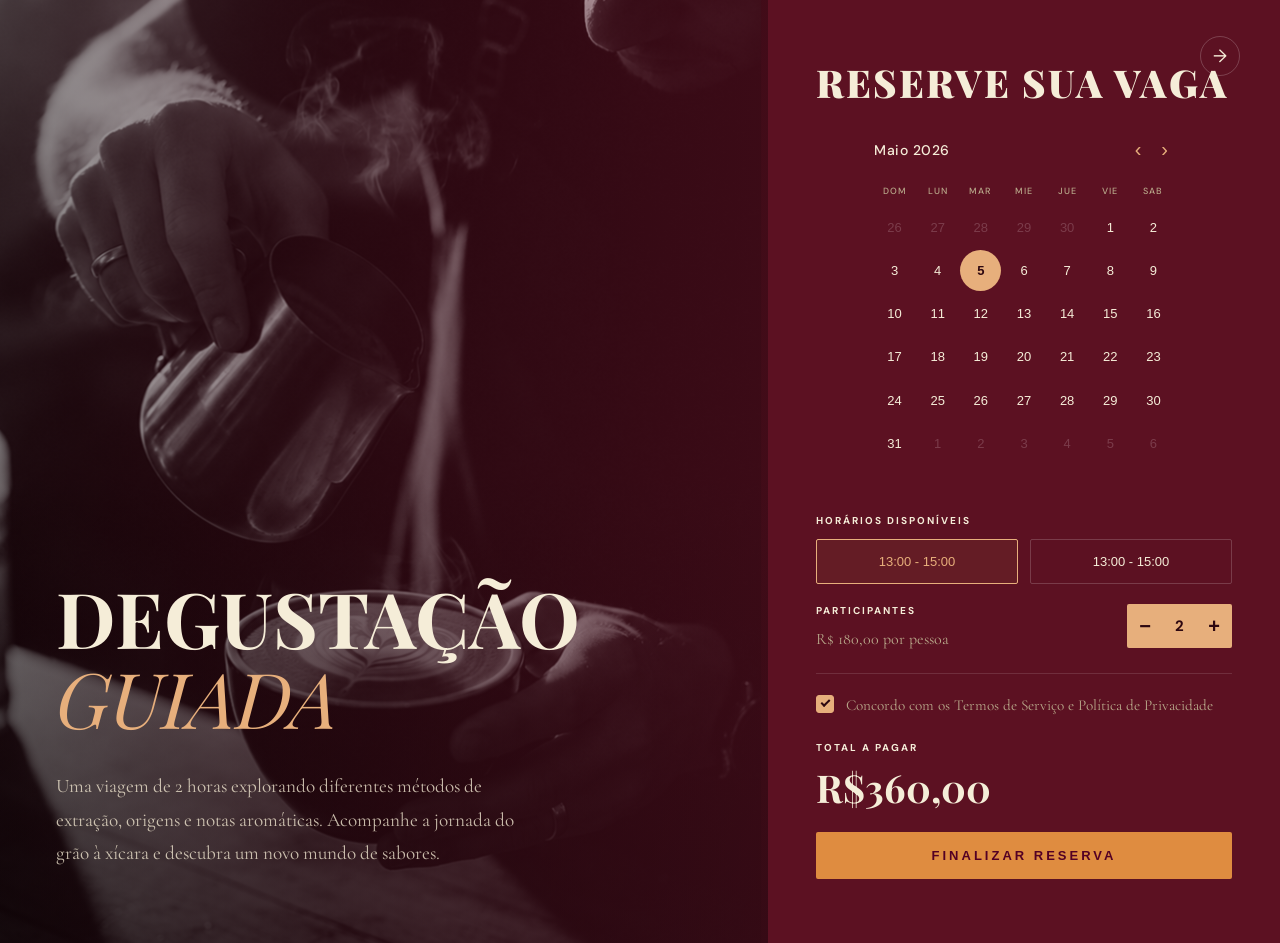
<file: agendaDegusta.html>
<!DOCTYPE html>
<html lang="pt-BR">
<head>
  <meta charset="UTF-8"/>
  <meta name="viewport" content="width=device-width, initial-scale=1.0"/>
  <title>COOFF – Reserve sua Vaga</title>
  <link href="https://fonts.googleapis.com/css2?family=Playfair+Display:ital,wght@0,700;0,900;1,400;1,700&family=Cormorant+Garamond:wght@300;400&family=DM+Sans:wght@300;400;500;700&display=swap" rel="stylesheet"/>
  <link rel="stylesheet" href="style.css"/>
</head>
<body class="reserva-page">

  <!-- ===== PAINEL ESQUERDO — FOTO ===== -->
  <div class="reserva-photo-panel">
    <div class="reserva-photo-overlay"></div>
    <div class="reserva-photo-content">
      <h1>
        Degustação<br/>
        <em>Guiada</em>
      </h1>
      <p>
        Uma viagem de 2 horas explorando diferentes métodos
        de extração, origens e notas aromáticas. Acompanhe a
        jornada do grão à xícara e descubra um novo mundo de
        sabores.
      </p>
    </div>
  </div>

  <!-- ===== PAINEL DIREITO — RESERVA ===== -->
  <div class="reserva-form-panel">
    <a href="#" class="back-arrow" aria-label="Voltar">→</a>

    <h2 class="reserva-title">Reserve Sua Vaga</h2>

    <!-- CALENDÁRIO -->
    <div class="calendar" style="width: 300px; margin-left: auto; margin-right: auto; margin: 0 auto; margin-bottom: 50px;">
      <div class="calendar-header">
        <span class="cal-month">Maio 2026</span>
        <div class="cal-nav">
          <button class="cal-btn" id="prevMonth">&#8249;</button>
          <button class="cal-btn" id="nextMonth">&#8250;</button>
        </div>
      </div>
      <div class="calendar-grid">
        <span class="cal-weekday">DOM</span>
        <span class="cal-weekday">LUN</span>
        <span class="cal-weekday">MAR</span>
        <span class="cal-weekday">MIE</span>
        <span class="cal-weekday">JUE</span>
        <span class="cal-weekday">VIE</span>
        <span class="cal-weekday">SAB</span>
      </div>
      <div class="calendar-days" id="calendarDays"></div>
    </div>

    <!-- HORÁRIOS -->
    <div class="reserva-section">
      <p class="reserva-label">Horários Disponíveis</p>
      <div class="time-slots">
        <button class="time-slot active">13:00 - 15:00</button>
        <button class="time-slot">13:00 - 15:00</button>
      </div>
    </div>

    <!-- PARTICIPANTES -->
    <div class="reserva-section reserva-row">
      <div>
        <p class="reserva-label">Participantes</p>
        <p class="reserva-price-per">R$ 180,00 por pessoa</p>
      </div>
      <div class="counter">
        <button class="counter-btn" id="decreaseBtn">−</button>
        <span class="counter-value" id="counterValue">2</span>
        <button class="counter-btn" id="increaseBtn">+</button>
      </div>
    </div>

    <div class="reserva-divider"></div>

    <!-- TERMOS -->
    <label class="checkbox-row">
      <input type="checkbox" id="termos" checked/>
      <span class="checkbox-custom"></span>
      <span class="checkbox-label">Concordo com os Termos de Serviço e Política de Privacidade</span>
    </label>

    <!-- TOTAL -->
    <div class="reserva-total">
      <p class="reserva-label">Total a Pagar</p>
      <p class="total-value" id="totalValue">R$360,00</p>
    </div>

    <!-- BOTÃO -->
    <button class="btn-submit" onclick="window.location.href='perfil.html'">Finalizar Reserva</button>
  </div>

  <script>
    /* ---- Calendário ---- */
    let current = new Date(2026, 4, 1); // Maio 2026
    let selectedDay = 5;

    const monthNames = ['Janeiro','Fevereiro','Março','Abril','Maio','Junho',
                        'Julho','Agosto','Setembro','Outubro','Novembro','Dezembro'];

    function renderCalendar() {
      const year = current.getFullYear();
      const month = current.getMonth();
      document.querySelector('.cal-month').textContent = `${monthNames[month]} ${year}`;

      const firstDay = new Date(year, month, 1).getDay();
      const daysInMonth = new Date(year, month + 1, 0).getDate();
      const prevDays = new Date(year, month, 0).getDate();

      const grid = document.getElementById('calendarDays');
      grid.innerHTML = '';

      // dias do mês anterior
      for (let i = firstDay - 1; i >= 0; i--) {
        const d = document.createElement('button');
        d.className = 'cal-day other-month';
        d.textContent = prevDays - i;
        grid.appendChild(d);
      }

      // dias do mês atual
      for (let d = 1; d <= daysInMonth; d++) {
        const btn = document.createElement('button');
        btn.className = 'cal-day';
        btn.textContent = d;
        if (d === selectedDay) btn.classList.add('selected');
        btn.addEventListener('click', () => {
          selectedDay = d;
          renderCalendar();
        });
        grid.appendChild(btn);
      }

      // completar última linha
      const total = firstDay + daysInMonth;
      const remaining = total % 7 === 0 ? 0 : 7 - (total % 7);
      for (let d = 1; d <= remaining; d++) {
        const btn = document.createElement('button');
        btn.className = 'cal-day other-month';
        btn.textContent = d;
        grid.appendChild(btn);
      }
    }

    document.getElementById('prevMonth').addEventListener('click', () => {
      current.setMonth(current.getMonth() - 1);
      renderCalendar();
    });
    document.getElementById('nextMonth').addEventListener('click', () => {
      current.setMonth(current.getMonth() + 1);
      renderCalendar();
    });

    renderCalendar();

    /* ---- Time slots ---- */
    document.querySelectorAll('.time-slot').forEach(btn => {
      btn.addEventListener('click', () => {
        document.querySelectorAll('.time-slot').forEach(b => b.classList.remove('active'));
        btn.classList.add('active');
      });
    });

    /* ---- Contador + total ---- */
    const PRICE = 180;
    let participants = 2;

    function updateTotal() {
      document.getElementById('counterValue').textContent = participants;
      const total = participants * PRICE;
      document.getElementById('totalValue').textContent =
        'R$' + total.toLocaleString('pt-BR', { minimumFractionDigits: 2 });
    }

    document.getElementById('increaseBtn').addEventListener('click', () => {
      participants = Math.min(participants + 1, 10);
      updateTotal();
    });
    document.getElementById('decreaseBtn').addEventListener('click', () => {
      participants = Math.max(participants - 1, 1);
      updateTotal();
    });

    updateTotal();
  </script>
</body>
</html>
</file>
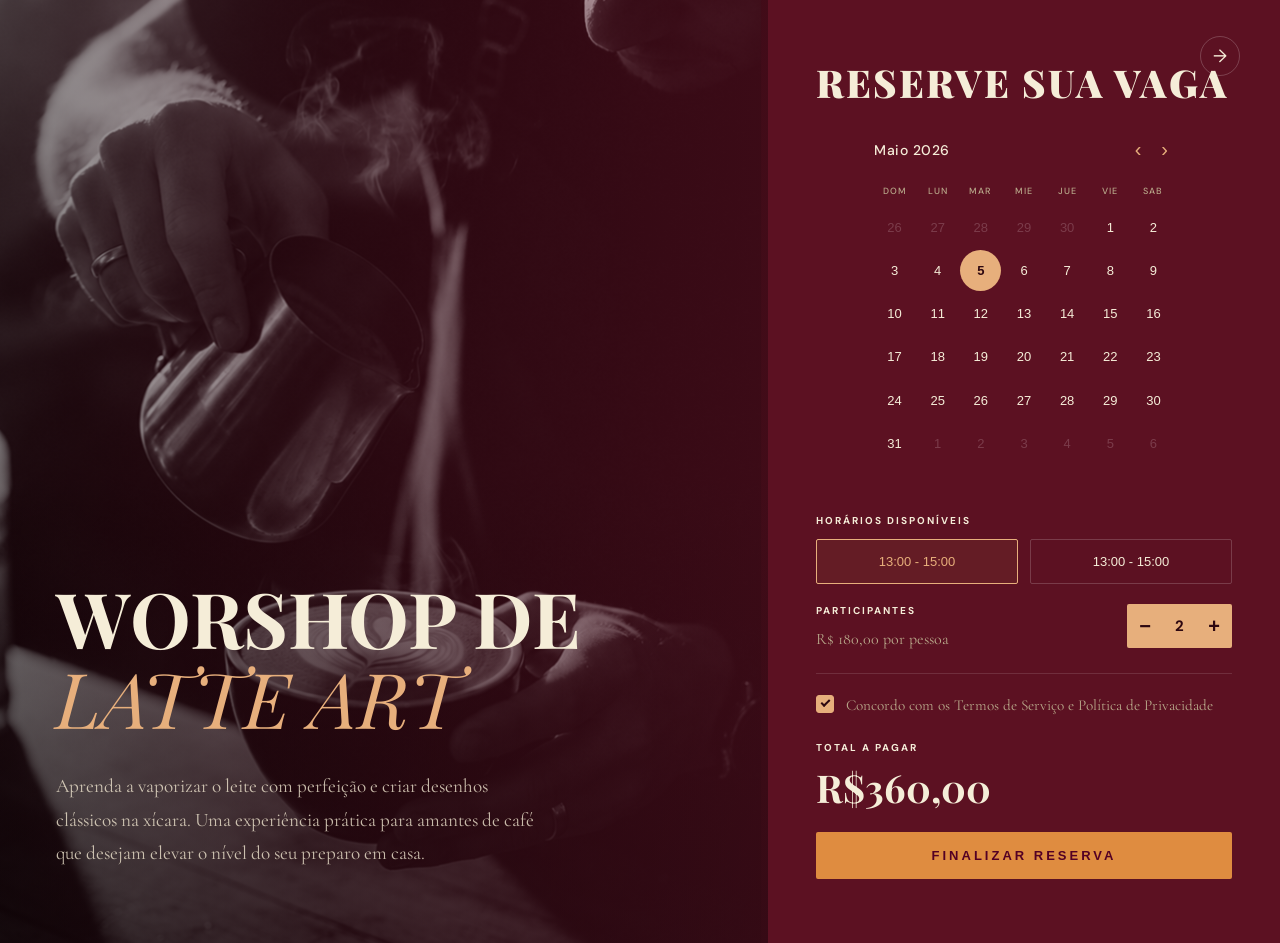
<file: agendaWorkshop.html>
<!DOCTYPE html>
<html lang="pt-BR">
<head>
  <meta charset="UTF-8"/>
  <meta name="viewport" content="width=device-width, initial-scale=1.0"/>
  <title>COOFF – Reserve sua Vaga</title>
  <link href="https://fonts.googleapis.com/css2?family=Playfair+Display:ital,wght@0,700;0,900;1,400;1,700&family=Cormorant+Garamond:wght@300;400&family=DM+Sans:wght@300;400;500;700&display=swap" rel="stylesheet"/>
  <link rel="stylesheet" href="style.css"/>
</head>
<body class="reserva-page">

  <!-- ===== PAINEL ESQUERDO — FOTO ===== -->
  <div class="reserva-photo-panel">
    <div class="reserva-photo-overlay"></div>
    <div class="reserva-photo-content">
      <h1>
        Worshop de<br/>
        <em>Latte Art</em>
      </h1>
      <p>
        Aprenda a vaporizar o leite com perfeição e criar desenhos clássicos na xícara. 
        Uma experiência prática para amantes de café que desejam elevar o nível do seu preparo em casa.
      </p>
    </div>
  </div>

  <!-- ===== PAINEL DIREITO — RESERVA ===== -->
  <div class="reserva-form-panel">
    <a href="index.html" class="back-arrow" aria-label="Voltar">→</a>

    <h2 class="reserva-title">Reserve Sua Vaga</h2>

    <!-- CALENDÁRIO -->
    <div class="calendar" style="width: 300px; margin-left: auto; margin-right: auto; margin: 0 auto; margin-bottom: 50px;">
      <div class="calendar-header">
        <span class="cal-month">Maio 2026</span>
        <div class="cal-nav">
          <button class="cal-btn" id="prevMonth">&#8249;</button>
          <button class="cal-btn" id="nextMonth">&#8250;</button>
        </div>
      </div>
      <div class="calendar-grid">
        <span class="cal-weekday">DOM</span>
        <span class="cal-weekday">LUN</span>
        <span class="cal-weekday">MAR</span>
        <span class="cal-weekday">MIE</span>
        <span class="cal-weekday">JUE</span>
        <span class="cal-weekday">VIE</span>
        <span class="cal-weekday">SAB</span>
      </div>
      <div class="calendar-days" id="calendarDays"></div>
    </div>

    <!-- HORÁRIOS -->
    <div class="reserva-section">
      <p class="reserva-label">Horários Disponíveis</p>
      <div class="time-slots">
        <button class="time-slot active">13:00 - 15:00</button>
        <button class="time-slot">13:00 - 15:00</button>
      </div>
    </div>

    <!-- PARTICIPANTES -->
    <div class="reserva-section reserva-row">
      <div>
        <p class="reserva-label">Participantes</p>
        <p class="reserva-price-per">R$ 180,00 por pessoa</p>
      </div>
      <div class="counter">
        <button class="counter-btn" id="decreaseBtn">−</button>
        <span class="counter-value" id="counterValue">2</span>
        <button class="counter-btn" id="increaseBtn">+</button>
      </div>
    </div>

    <div class="reserva-divider"></div>

    <!-- TERMOS -->
    <label class="checkbox-row">
      <input type="checkbox" id="termos" checked/>
      <span class="checkbox-custom"></span>
      <span class="checkbox-label">Concordo com os Termos de Serviço e Política de Privacidade</span>
    </label>

    <!-- TOTAL -->
    <div class="reserva-total">
      <p class="reserva-label">Total a Pagar</p>
      <p class="total-value" id="totalValue">R$360,00</p>
    </div>

    <!-- BOTÃO -->
    <button class="btn-submit" onclick="window.location.href='checkout.html'">Finalizar Reserva</button>
  </div>

  <script>
    /* ---- Calendário ---- */
    let current = new Date(2026, 4, 1); // Maio 2026
    let selectedDay = 5;

    const monthNames = ['Janeiro','Fevereiro','Março','Abril','Maio','Junho',
                        'Julho','Agosto','Setembro','Outubro','Novembro','Dezembro'];

    function renderCalendar() {
      const year = current.getFullYear();
      const month = current.getMonth();
      document.querySelector('.cal-month').textContent = `${monthNames[month]} ${year}`;

      const firstDay = new Date(year, month, 1).getDay();
      const daysInMonth = new Date(year, month + 1, 0).getDate();
      const prevDays = new Date(year, month, 0).getDate();

      const grid = document.getElementById('calendarDays');
      grid.innerHTML = '';

      // dias do mês anterior
      for (let i = firstDay - 1; i >= 0; i--) {
        const d = document.createElement('button');
        d.className = 'cal-day other-month';
        d.textContent = prevDays - i;
        grid.appendChild(d);
      }

      // dias do mês atual
      for (let d = 1; d <= daysInMonth; d++) {
        const btn = document.createElement('button');
        btn.className = 'cal-day';
        btn.textContent = d;
        if (d === selectedDay) btn.classList.add('selected');
        btn.addEventListener('click', () => {
          selectedDay = d;
          renderCalendar();
        });
        grid.appendChild(btn);
      }

      // completar última linha
      const total = firstDay + daysInMonth;
      const remaining = total % 7 === 0 ? 0 : 7 - (total % 7);
      for (let d = 1; d <= remaining; d++) {
        const btn = document.createElement('button');
        btn.className = 'cal-day other-month';
        btn.textContent = d;
        grid.appendChild(btn);
      }
    }

    document.getElementById('prevMonth').addEventListener('click', () => {
      current.setMonth(current.getMonth() - 1);
      renderCalendar();
    });
    document.getElementById('nextMonth').addEventListener('click', () => {
      current.setMonth(current.getMonth() + 1);
      renderCalendar();
    });

    renderCalendar();

    /* ---- Time slots ---- */
    document.querySelectorAll('.time-slot').forEach(btn => {
      btn.addEventListener('click', () => {
        document.querySelectorAll('.time-slot').forEach(b => b.classList.remove('active'));
        btn.classList.add('active');
      });
    });

    /* ---- Contador + total ---- */
    const PRICE = 180;
    let participants = 2;

    function updateTotal() {
      document.getElementById('counterValue').textContent = participants;
      const total = participants * PRICE;
      document.getElementById('totalValue').textContent =
        'R$' + total.toLocaleString('pt-BR', { minimumFractionDigits: 2 });
    }

    document.getElementById('increaseBtn').addEventListener('click', () => {
      participants = Math.min(participants + 1, 10);
      updateTotal();
    });
    document.getElementById('decreaseBtn').addEventListener('click', () => {
      participants = Math.max(participants - 1, 1);
      updateTotal();
    });

    updateTotal();
  </script>
</body>
</html>
</file>
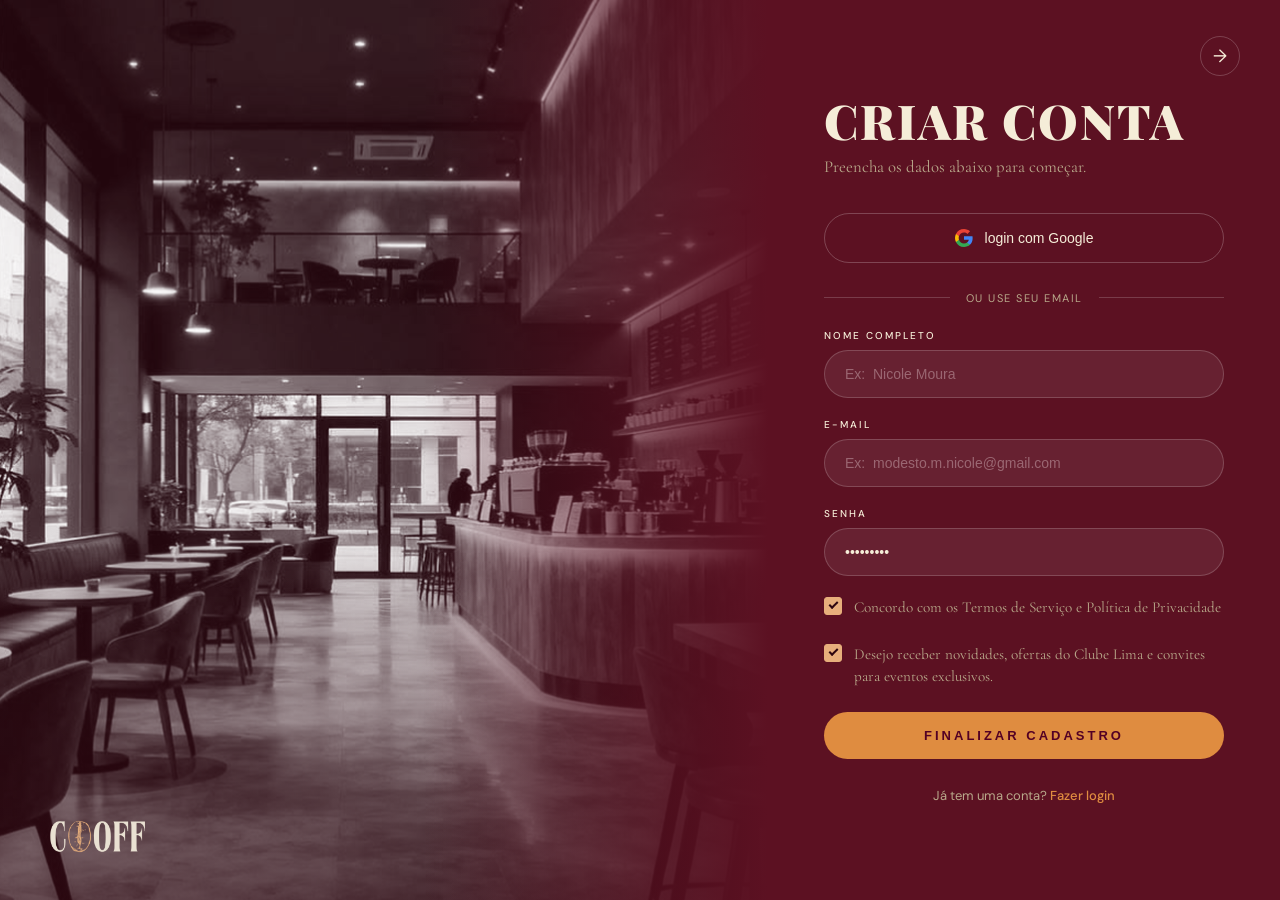
<file: cadastro.html>
<!DOCTYPE html>
<html lang="pt-BR">
<head>
  <meta charset="UTF-8"/>
  <meta name="viewport" content="width=device-width, initial-scale=1.0"/>
  <title>COOFF – Cadastro</title>
  <link rel="stylesheet" href="style.css">
  <link href="https://fonts.googleapis.com/css2?family=Playfair+Display:wght@700;900&family=Cormorant+Garamond:wght@300;400&family=DM+Sans:wght@300;400;500&display=swap" rel="stylesheet"/>
</head>
<body class="login-page">

  <!-- LEFT PANEL -->
  <div class="photo-panel">
    <div class="photo-logo">
      </svg>
        <a href="#" class="nav-logo">
          <img src="img/logo.svg" alt="logo COOFF" style="max-width: 100px;">
        </a>
    </div>
  </div>

  <!-- RIGHT PANEL -->
  <div class="form-panel">
    <a href="index.html" class="back-arrow" aria-label="Voltar">→</a>

    <h1>Criar conta</h1>
    <p class="subtitle">Preencha os dados abaixo para começar.</p>

    <!-- Google -->
    <button class="btn-google" onclick="window.open('https://accounts.google.com/v3/signin/identifier?continue=https%3A%2F%2Fwww.google.com%3Fhl%3Dpt-PT&ec=GAlA8wE&hl=pt-PT&flowName=GlifWebSignIn&flowEntry=AddSession&dsh=S-1373241462%3A1780445596325848', '_blank')">
      <svg width="18" height="18" viewBox="0 0 18 18">
        <path fill="#4285F4" d="M17.64 9.2c0-.637-.057-1.251-.164-1.84H9v3.481h4.844c-.209 1.125-.843 2.078-1.796 2.717v2.258h2.908c1.702-1.567 2.684-3.874 2.684-6.615z"/>
        <path fill="#34A853" d="M9 18c2.43 0 4.467-.806 5.956-2.18l-2.908-2.259c-.806.54-1.837.86-3.048.86-2.344 0-4.328-1.584-5.036-3.711H.957v2.332A8.997 8.997 0 0 0 9 18z"/>
        <path fill="#FBBC05" d="M3.964 10.71A5.41 5.41 0 0 1 3.682 9c0-.593.102-1.17.282-1.71V4.958H.957A8.996 8.996 0 0 0 0 9c0 1.452.348 2.827.957 4.042l3.007-2.332z"/>
        <path fill="#EA4335" d="M9 3.58c1.321 0 2.508.454 3.44 1.345l2.582-2.58C13.463.891 11.426 0 9 0A8.997 8.997 0 0 0 .957 4.958L3.964 7.29C4.672 5.163 6.656 3.58 9 3.58z"/>
      </svg>
      login com Google
    </button>

    <div class="divider-row"><span>ou use seu email</span></div>

    <div class="field">
      <label for="name">Nome completo</label>
      <input id="email" type="email" placeholder="Ex:  Nicole Moura" autocomplete="email"/>
    </div>

    <div class="field">
      <label for="email">E-mail</label>
      <input id="email" type="email" placeholder="Ex:  modesto.m.nicole@gmail.com" autocomplete="email"/>
    </div>

    <div class="field">
      <label for="senha">Senha</label>
      <input id="senha" type="password" value="•••••••••" autocomplete="current-password"/>
    </div>

    <label class="checkbox-row">
      <input type="checkbox" id="termos" checked/>
      <span class="checkbox-custom"></span>
      <span class="checkbox-label">Concordo com os Termos de Serviço e Política de Privacidade</span>
    </label>

    <label class="checkbox-row">
      <input type="checkbox" id="termos" checked/>
      <span class="checkbox-custom"></span>
      <span class="checkbox-label">Desejo receber novidades, ofertas do Clube Lima e convites para eventos exclusivos.</span>
    </label>
    
    <button class="btn-submit" onclick="window.location.href='perfil.html'">Finalizar cadastro</button>

    <p class="register-row">
      Já tem uma conta? <a href="login.html">Fazer login</a>
    </p>
  </div>

</body>
</html>
</file>
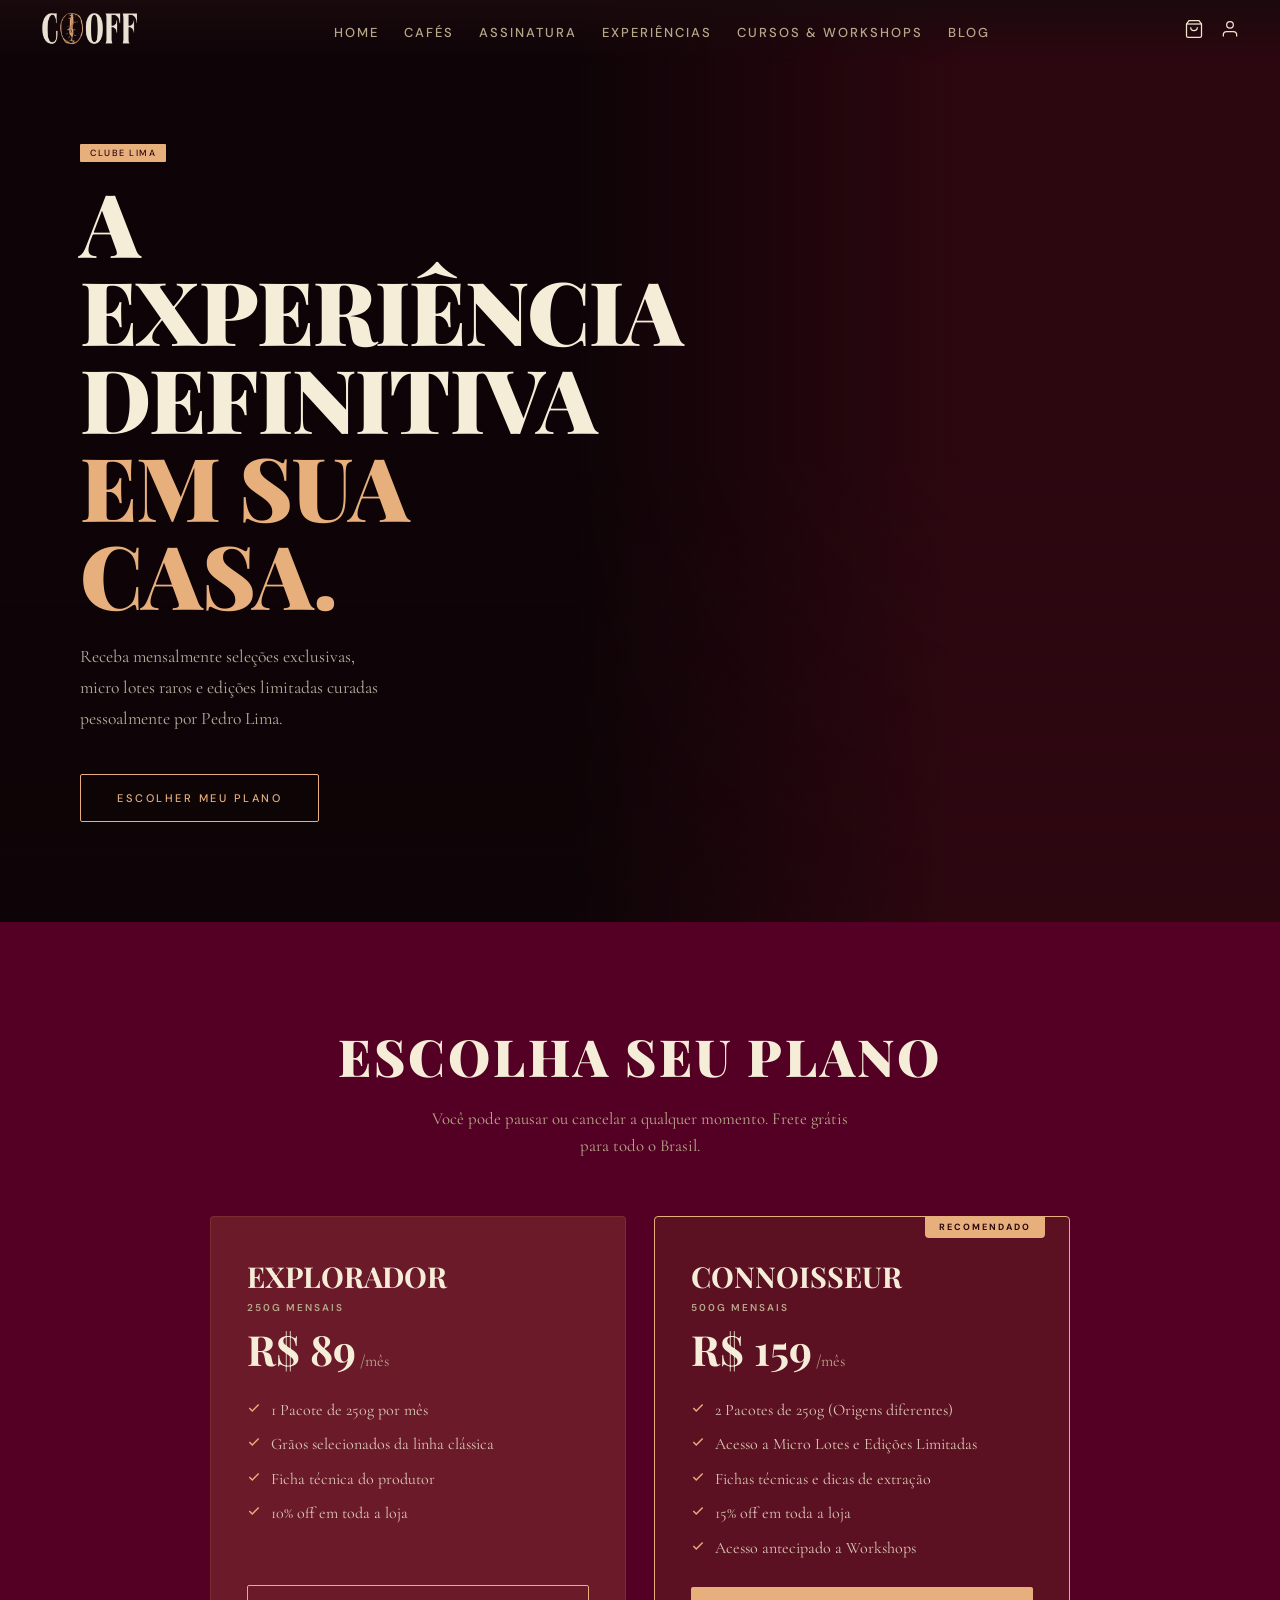
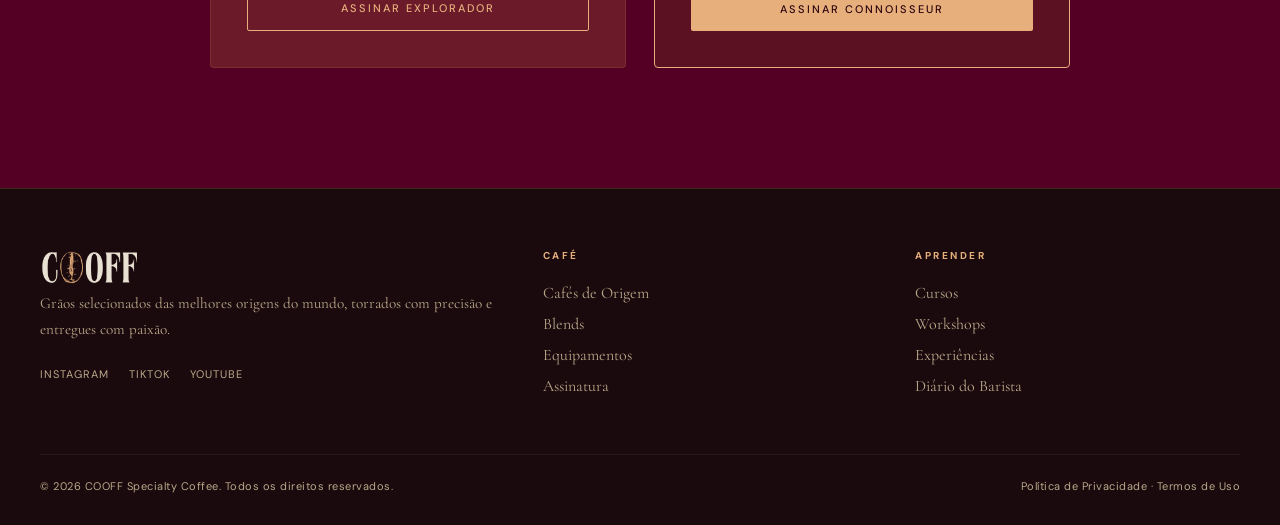
<file: clube.html>
<!DOCTYPE html>
<html lang="pt-BR">
<head>
  <meta charset="UTF-8"/>
  <meta name="viewport" content="width=device-width, initial-scale=1.0"/>
  <title>COOFF</title>
  <link rel="stylesheet" href="style.css"/>
  <link href="https://fonts.googleapis.com/css2?family=Playfair+Display:ital,wght@0,700;0,900;1,400;1,700&family=Cormorant+Garamond:wght@300;400&family=DM+Sans:wght@300;400;500;700&display=swap" rel="stylesheet"/>
</head>
<body>

  <!-- ===== NAVBAR (reutiliza estilos da landing) ===== -->
  <nav id="navbar">
    <a href="#" class="nav-logo">
      <img src="img/logo.svg" alt="logo COOFF" style="max-width: 100px;">
    </a>

    <button class="menu-btn" id="menuBtn">
      ☰
    </button>

    <ul class="nav-links" id="menu">
      <li><a href="index.html">Home</a></li>
      <li><a href="produtos.html">Cafés</a></li>
      <li><a href="clube.html">Assinatura</a></li>
      <li><a href="agendaWorkshop.html">Experiências</a></li>
      <li><a href="cursos.html">Cursos & Workshops</a></li>
      <li><a href="#">Blog</a></li>
    </ul>

    <div class="nav-actions">
      <a href="checkout.html" aria-label="Sacola">
        <svg width="20" height="20" viewBox="0 0 24 24" fill="none" stroke="currentColor" stroke-width="1.5">
          <path d="M6 2L3 6v14a2 2 0 002 2h14a2 2 0 002-2V6l-3-4z"/><line x1="3" y1="6" x2="21" y2="6"/>
          <path d="M16 10a4 4 0 01-8 0"/>
        </svg>
      </a>
      <a href="perfil.html" aria-label="Conta">
        <svg width="20" height="20" viewBox="0 0 24 24" fill="none" stroke="currentColor" stroke-width="1.5">
          <path d="M20 21v-2a4 4 0 00-4-4H8a4 4 0 00-4 4v2"/><circle cx="12" cy="7" r="4"/>
        </svg>
      </a>
    </div>
  </nav>

  <!-- ===== HERO ===== -->
  <section class="clube-hero">
    <div class="clube-hero-bg"></div>
    <div class="clube-hero-content">
      <span class="tag">Clube Lima</span>
      <h1 class="clube-hero-title">
        A<br/>
        Experiência<br/>
        Definitiva<br/>
        <em>Em Sua Casa.</em>
      </h1>
      <p class="clube-hero-desc">
        Receba mensalmente seleções exclusivas, micro lotes raros e edições limitadas curadas pessoalmente por Pedro Lima.
      </p>
      <a href="#planos" class="btn btn-outline clube-hero-cta">Escolher Meu Plano</a>
    </div>
  </section>

  <!-- ===== COMO FUNCIONA ===== */
  <section class="clube-como">
    <div class="container">
      <div class="clube-como-header reveal">
        <p class="section-label">A Jornada</p>
        <h2 class="clube-como-title">Como Funciona o Clube</h2>
      </div>
      <div class="clube-como-grid">
        <div class="clube-passo reveal reveal-delay-1">
          <div class="clube-passo-icon">
            <svg width="24" height="24" viewBox="0 0 24 24" fill="none" stroke="currentColor" stroke-width="1.5">
              <circle cx="11" cy="11" r="8"/><line x1="21" y1="21" x2="16.65" y2="16.65"/>
            </svg>
          </div>
          <h3 class="clube-passo-titulo">Curadoria Mensal</h3>
          <p class="clube-passo-desc">Todo mês buscamos os melhores grãos de pequenos produtores brasileiros.</p>
        </div>
        <div class="clube-passo reveal reveal-delay-2">
          <div class="clube-passo-icon">
            <svg width="24" height="24" viewBox="0 0 24 24" fill="none" stroke="currentColor" stroke-width="1.5">
              <path d="M12 2C6.48 2 2 6.48 2 12s4.48 10 10 10 10-4.48 10-10S17.52 2 12 2z"/>
              <path d="M12 6v6l4 2"/>
            </svg>
          </div>
          <h3 class="clube-passo-titulo">Torra Fresca</h3>
          <p class="clube-passo-desc">Torramos o café na semana do envio para garantir o máximo de frescor e aroma.</p>
        </div>
        <div class="clube-passo reveal reveal-delay-3">
          <div class="clube-passo-icon">
            <svg width="24" height="24" viewBox="0 0 24 24" fill="none" stroke="currentColor" stroke-width="1.5">
              <path d="M21 16V8a2 2 0 00-1-1.73l-7-4a2 2 0 00-2 0l-7 4A2 2 0 003 8v8a2 2 0 001 1.73l7 4a2 2 0 002 0l7-4A2 2 0 0021 16z"/>
            </svg>
          </div>
          <h3 class="clube-passo-titulo">Entrega em Casa</h3>
          <p class="clube-passo-desc">Receba sua caixa com o café, ficha técnica e dicas de preparo exclusivas.</p>
        </div>
      </div>
    </div>
  </section> -->

  <!-- ===== PLANOS ===== -->
  <section class="clube-planos" id="planos">
    <div class="container">
      <div class="clube-planos-header reveal">
        <h2 class="clube-planos-title">Escolha Seu Plano</h2>
        <p class="clube-planos-sub">Você pode pausar ou cancelar a qualquer momento. Frete grátis para todo o Brasil.</p>
      </div>

      <div class="planos-grid">

        <!-- Plano Explorador -->
        <div class="plano-card reveal reveal-delay-1">
          <div class="plano-card-header">
            <h3 class="plano-nome">Explorador</h3>
            <p class="plano-quantidade">250g Mensais</p>
            <div class="plano-preco">
              <span class="plano-valor">R$ 89</span>
              <span class="plano-period">/mês</span>
            </div>
          </div>
          <ul class="plano-lista">
            <li>
              <svg width="14" height="14" viewBox="0 0 24 24" fill="none" stroke="currentColor" stroke-width="2.5"><polyline points="20 6 9 17 4 12"/></svg>
              1 Pacote de 250g por mês
            </li>
            <li>
              <svg width="14" height="14" viewBox="0 0 24 24" fill="none" stroke="currentColor" stroke-width="2.5"><polyline points="20 6 9 17 4 12"/></svg>
              Grãos selecionados da linha clássica
            </li>
            <li>
              <svg width="14" height="14" viewBox="0 0 24 24" fill="none" stroke="currentColor" stroke-width="2.5"><polyline points="20 6 9 17 4 12"/></svg>
              Ficha técnica do produtor
            </li>
            <li>
              <svg width="14" height="14" viewBox="0 0 24 24" fill="none" stroke="currentColor" stroke-width="2.5"><polyline points="20 6 9 17 4 12"/></svg>
              10% off em toda a loja
            </li>
          </ul>
          <a href="checkout.html" class="btn btn-outline plano-btn">Assinar Explorador</a>
        </div>

        <!-- Plano Connoisseur (destaque) -->
        <div class="plano-card plano-card--destaque reveal reveal-delay-2">
          <span class="plano-badge">Recomendado</span>
          <div class="plano-card-header">
            <h3 class="plano-nome">Connoisseur</h3>
            <p class="plano-quantidade">500g Mensais</p>
            <div class="plano-preco">
              <span class="plano-valor">R$ 159</span>
              <span class="plano-period">/mês</span>
            </div>
          </div>
          <ul class="plano-lista">
            <li>
              <svg width="14" height="14" viewBox="0 0 24 24" fill="none" stroke="currentColor" stroke-width="2.5"><polyline points="20 6 9 17 4 12"/></svg>
              2 Pacotes de 250g (Origens diferentes)
            </li>
            <li>
              <svg width="14" height="14" viewBox="0 0 24 24" fill="none" stroke="currentColor" stroke-width="2.5"><polyline points="20 6 9 17 4 12"/></svg>
              Acesso a Micro Lotes e Edições Limitadas
            </li>
            <li>
              <svg width="14" height="14" viewBox="0 0 24 24" fill="none" stroke="currentColor" stroke-width="2.5"><polyline points="20 6 9 17 4 12"/></svg>
              Fichas técnicas e dicas de extração
            </li>
            <li>
              <svg width="14" height="14" viewBox="0 0 24 24" fill="none" stroke="currentColor" stroke-width="2.5"><polyline points="20 6 9 17 4 12"/></svg>
              15% off em toda a loja
            </li>
            <li>
              <svg width="14" height="14" viewBox="0 0 24 24" fill="none" stroke="currentColor" stroke-width="2.5"><polyline points="20 6 9 17 4 12"/></svg>
              Acesso antecipado a Workshops
            </li>
          </ul>
          <a href="checkout.html" class="btn btn-gold plano-btn">Assinar Connoisseur</a>
        </div>

      </div>
    </div>
  </section>

  <!-- ===== FOOTER ===== -->
  <footer>
    <div class="footer-grid">
      <div class="footer-brand">
        <a><img src="img/logo.svg" alt="logo COOFF" style="max-width: 100px;"></a>
        <p>Grãos selecionados das melhores origens do mundo, torrados com precisão e entregues com paixão.</p>
        <div class="social-links">
          <a href="#">Instagram</a>
          <a href="#">Tiktok</a>
          <a href="#">Youtube</a>
        </div>
      </div>
      <div class="footer-col">
        <h5>Café</h5>
        <ul>
          <li><a href="#">Cafés de Origem</a></li>
          <li><a href="#">Blends</a></li>
          <li><a href="#">Equipamentos</a></li>
          <li><a href="#">Assinatura</a></li>
        </ul>
      </div>
      <div class="footer-col">
        <h5>Aprender</h5>
        <ul>
          <li><a href="#">Cursos</a></li>
          <li><a href="#">Workshops</a></li>
          <li><a href="#">Experiências</a></li>
          <li><a href="#">Diário do Barista</a></li>
        </ul>
      </div>
      <!--<div class="footer-col">
        <h5>Empresa</h5>
        <ul>
          <li><a href="#historia">Nossa História</a></li>
          <li><a href="#">Contato</a></li>
          <li><a href="#">Trabalhe Conosco</a></li>
        </ul>
      </div>-->
    </div>
    <div class="footer-bottom">
      <p>© 2026 COOFF Specialty Coffee. Todos os direitos reservados.</p>
      <p>Política de Privacidade · Termos de Uso</p>
    </div>
  </footer>
  <script src="script.js"></script>

  <script>
    // Navbar scroll
    const navbar = document.getElementById('navbar');
    window.addEventListener('scroll', () => {
      navbar.classList.toggle('scrolled', window.scrollY > 60);
    });

    // Scroll reveal
    const reveals = document.querySelectorAll('.reveal');
    const observer = new IntersectionObserver((entries) => {
      entries.forEach(e => {
        if (e.isIntersecting) { e.target.classList.add('visible'); observer.unobserve(e.target); }
      });
    }, { threshold: 0.12 });
    reveals.forEach(el => observer.observe(el));
  </script>
</body>
</html>
</file>
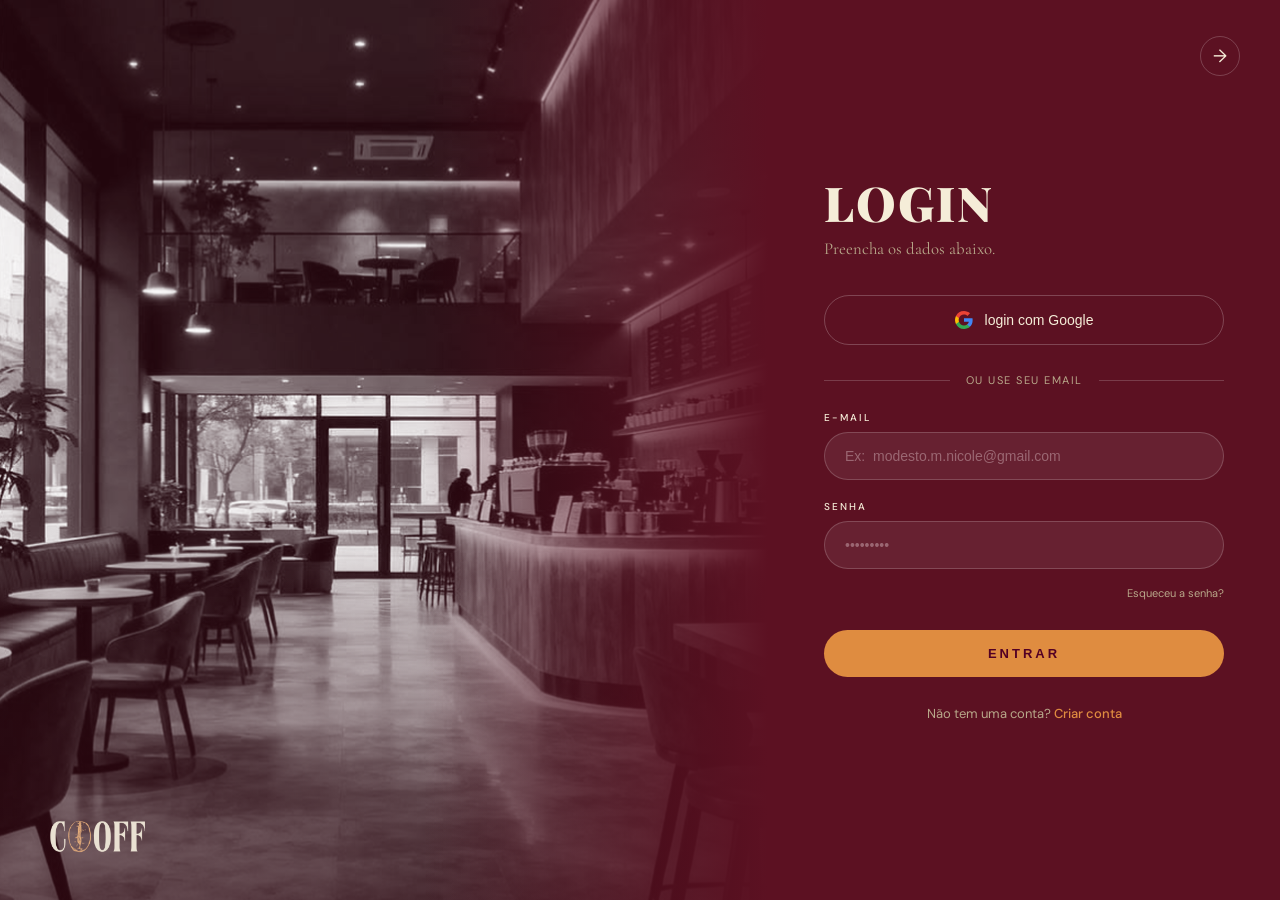
<file: login.html>
<!DOCTYPE html>
<html lang="pt-BR">
<head>
  <meta charset="UTF-8"/>
  <meta name="viewport" content="width=device-width, initial-scale=1.0"/>
  <title>COOFF – Login</title>
  <link rel="stylesheet" href="style.css">
  <link href="https://fonts.googleapis.com/css2?family=Playfair+Display:wght@700;900&family=Cormorant+Garamond:wght@300;400&family=DM+Sans:wght@300;400;500&display=swap" rel="stylesheet"/>
</head>
<body class="login-page">

  <!-- LEFT PANEL -->
  <div class="photo-panel">
    <div class="photo-logo">
      </svg>
        <a href="#" class="nav-logo">
          <img src="img/logo.svg" alt="logo COOFF" style="max-width: 100px;">
        </a>
    </div>
  </div>

  <!-- RIGHT PANEL -->
  <div class="form-panel">
    <a href="index.html" class="back-arrow" aria-label="Voltar">→</a>

    <h1>Login</h1>
    <p class="subtitle">Preencha os dados abaixo.</p>

    <!-- Google -->
    <button class="btn-google" onclick="window.open('https://accounts.google.com/v3/signin/identifier?continue=https%3A%2F%2Fwww.google.com%3Fhl%3Dpt-PT&ec=GAlA8wE&hl=pt-PT&flowName=GlifWebSignIn&flowEntry=AddSession&dsh=S-1373241462%3A1780445596325848', '_blank')">
      <svg width="18" height="18" viewBox="0 0 18 18">
        <path fill="#4285F4" d="M17.64 9.2c0-.637-.057-1.251-.164-1.84H9v3.481h4.844c-.209 1.125-.843 2.078-1.796 2.717v2.258h2.908c1.702-1.567 2.684-3.874 2.684-6.615z"/>
        <path fill="#34A853" d="M9 18c2.43 0 4.467-.806 5.956-2.18l-2.908-2.259c-.806.54-1.837.86-3.048.86-2.344 0-4.328-1.584-5.036-3.711H.957v2.332A8.997 8.997 0 0 0 9 18z"/>
        <path fill="#FBBC05" d="M3.964 10.71A5.41 5.41 0 0 1 3.682 9c0-.593.102-1.17.282-1.71V4.958H.957A8.996 8.996 0 0 0 0 9c0 1.452.348 2.827.957 4.042l3.007-2.332z"/>
        <path fill="#EA4335" d="M9 3.58c1.321 0 2.508.454 3.44 1.345l2.582-2.58C13.463.891 11.426 0 9 0A8.997 8.997 0 0 0 .957 4.958L3.964 7.29C4.672 5.163 6.656 3.58 9 3.58z"/>
      </svg>
      login com Google
    </button>

    <div class="divider-row"><span>ou use seu email</span></div>

    <div class="field">
      <label for="email">E-mail</label>
      <input id="email" type="email" placeholder="Ex:  modesto.m.nicole@gmail.com" autocomplete="email"/>
    </div>

    <div class="field">
      <label for="senha">Senha</label>
      <input id="senha" type="password" placeholder="•••••••••" autocomplete="current-password"/>
    </div>

    <div class="forgot-row">
      <a target="_blank" href="https://accounts.google.com/v3/signin/identifier?continue=https%3A%2F%2Fwww.google.com%3Fhl%3Dpt-PT&ec=GAlA8wE&hl=pt-PT&flowName=GlifWebSignIn&flowEntry=AddSession&dsh=S-1373241462%3A1780445596325848'">Esqueceu a senha?</a>
    </div>

    <button class="btn-submit"  onclick="window.location.href='perfil.html'">Entrar</button>

    <p class="register-row">
      Não tem uma conta? <a href="cadastro.html">Criar conta</a>
    </p>
  </div>

</body>
</html>
</file>
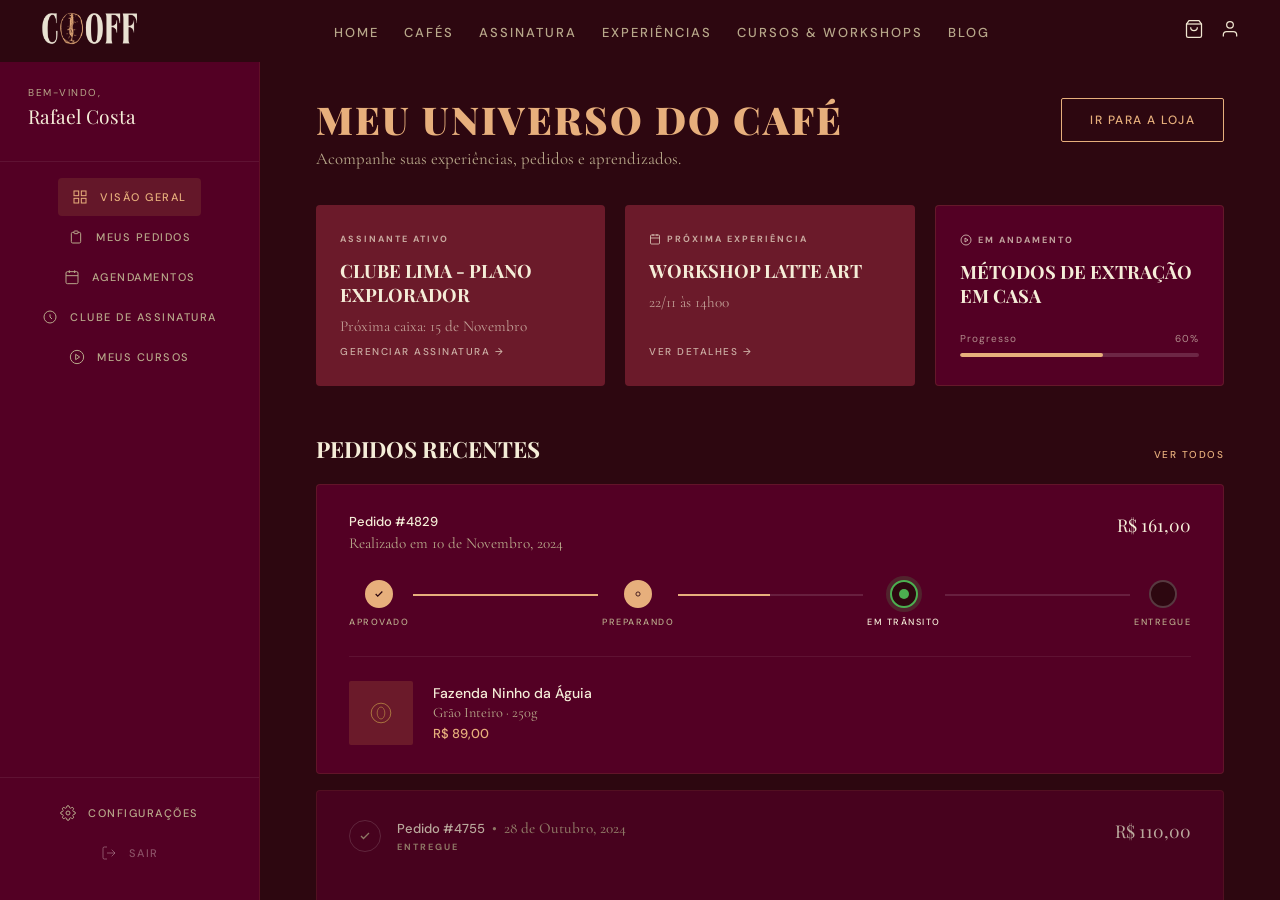
<file: perfil.html>
<!DOCTYPE html>
<html lang="pt-BR">
<head>
  <meta charset="UTF-8"/>
  <meta name="viewport" content="width=device-width, initial-scale=1.0"/>
  <title>COOFF – Meu Universo do Café</title>
  <link href="https://fonts.googleapis.com/css2?family=Playfair+Display:ital,wght@0,700;0,900;1,400&family=Cormorant+Garamond:wght@300;400&family=DM+Sans:wght@300;400;500;700&display=swap" rel="stylesheet"/>
  <link rel="stylesheet" href="style.css"/>
</head>
<body class="dashboard-page">

  <!-- ===== TOPBAR ===== -->
   <header style="margin-bottom: 50px;">
    <nav id="navbar" style= "background: var(--wine-deep);">
      <a href="#" class="nav-logo">
        <img src="img/logo.svg" alt="logo COOFF" style="max-width: 100px;">
      </a>

      <button class="menu-btn" id="menuBtn">
        ☰
      </button>

      <ul class="nav-links" id="menu">
        <li><a href="index.html">Home</a></li>
        <li><a href="produtos.html">Cafés</a></li>
        <li><a href="clube.html">Assinatura</a></li>
        <li><a href="agendaWorkshop.html">Experiências</a></li>
        <li><a href="cursos.html">Cursos & Workshops</a></li>
        <li><a href="blog.html">Blog</a></li>
      </ul>

      <div class="nav-actions">
        <a href="checkout.html" aria-label="Sacola">
          <svg width="20" height="20" viewBox="0 0 24 24" fill="none" stroke="currentColor" stroke-width="1.5">
            <path d="M6 2L3 6v14a2 2 0 002 2h14a2 2 0 002-2V6l-3-4z"/><line x1="3" y1="6" x2="21" y2="6"/>
            <path d="M16 10a4 4 0 01-8 0"/>
          </svg>
        </a>
        <a href="perfil.html" aria-label="Conta">
          <svg width="20" height="20" viewBox="0 0 24 24" fill="none" stroke="currentColor" stroke-width="1.5">
            <path d="M20 21v-2a4 4 0 00-4-4H8a4 4 0 00-4 4v2"/><circle cx="12" cy="7" r="4"/>
          </svg>
        </a>
      </div>
    </nav>

  </header>

  <div class="dash-layout">

    <!-- ===== SIDEBAR ===== -->
    <aside class="dash-sidebar">
      <div class="dash-welcome">
        <p class="dash-welcome-label">Bem-vindo,</p>
        <p class="dash-welcome-name">Rafael Costa</p>
      </div>

      <nav class="dash-sidenav">
        <a href="#" class="dash-sidenav-item active">
          <svg width="16" height="16" viewBox="0 0 24 24" fill="none" stroke="currentColor" stroke-width="1.5">
            <rect x="3" y="3" width="7" height="7"/><rect x="14" y="3" width="7" height="7"/>
            <rect x="3" y="14" width="7" height="7"/><rect x="14" y="14" width="7" height="7"/>
          </svg>
          Visão Geral
        </a>
        <a href="#" class="dash-sidenav-item">
          <svg width="16" height="16" viewBox="0 0 24 24" fill="none" stroke="currentColor" stroke-width="1.5">
            <path d="M9 5H7a2 2 0 00-2 2v12a2 2 0 002 2h10a2 2 0 002-2V7a2 2 0 00-2-2h-2"/>
            <rect x="9" y="3" width="6" height="4" rx="1"/>
          </svg>
          Meus Pedidos
        </a>
        <a href="#" class="dash-sidenav-item">
          <svg width="16" height="16" viewBox="0 0 24 24" fill="none" stroke="currentColor" stroke-width="1.5">
            <rect x="3" y="4" width="18" height="18" rx="2"/><line x1="16" y1="2" x2="16" y2="6"/>
            <line x1="8" y1="2" x2="8" y2="6"/><line x1="3" y1="10" x2="21" y2="10"/>
          </svg>
          Agendamentos
        </a>
        <a href="#" class="dash-sidenav-item">
          <svg width="16" height="16" viewBox="0 0 24 24" fill="none" stroke="currentColor" stroke-width="1.5">
            <circle cx="12" cy="12" r="9"/><path d="M12 8v4l3 3"/>
          </svg>
          Clube de Assinatura
        </a>
        <a href="ambienteAula.html" class="dash-sidenav-item">
          <svg width="16" height="16" viewBox="0 0 24 24" fill="none" stroke="currentColor" stroke-width="1.5">
            <circle cx="12" cy="12" r="10"/><polygon points="10 8 16 12 10 16 10 8"/>
          </svg>
          Meus Cursos
        </a>
      </nav>

      <nav class="dash-sidenav dash-sidenav-bottom">
        <a href="#" class="dash-sidenav-item">
          <svg width="16" height="16" viewBox="0 0 24 24" fill="none" stroke="currentColor" stroke-width="1.5">
            <circle cx="12" cy="12" r="3"/><path d="M19.4 15a1.65 1.65 0 00.33 1.82l.06.06a2 2 0 010 2.83 2 2 0 01-2.83 0l-.06-.06a1.65 1.65 0 00-1.82-.33 1.65 1.65 0 00-1 1.51V21a2 2 0 01-4 0v-.09A1.65 1.65 0 009 19.4a1.65 1.65 0 00-1.82.33l-.06.06a2 2 0 01-2.83-2.83l.06-.06A1.65 1.65 0 004.68 15a1.65 1.65 0 00-1.51-1H3a2 2 0 010-4h.09A1.65 1.65 0 004.6 9a1.65 1.65 0 00-.33-1.82l-.06-.06a2 2 0 012.83-2.83l.06.06A1.65 1.65 0 009 4.68a1.65 1.65 0 001-1.51V3a2 2 0 014 0v.09a1.65 1.65 0 001 1.51 1.65 1.65 0 001.82-.33l.06-.06a2 2 0 012.83 2.83l-.06.06A1.65 1.65 0 0019.4 9a1.65 1.65 0 001.51 1H21a2 2 0 010 4h-.09a1.65 1.65 0 00-1.51 1z"/>
          </svg>
          Configurações
        </a>
        <a href="#" class="dash-sidenav-item dash-sidenav-sair">
          <svg width="16" height="16" viewBox="0 0 24 24" fill="none" stroke="currentColor" stroke-width="1.5">
            <path d="M9 21H5a2 2 0 01-2-2V5a2 2 0 012-2h4"/><polyline points="16 17 21 12 16 7"/>
            <line x1="21" y1="12" x2="9" y2="12"/>
          </svg>
          Sair
        </a>
      </nav>
    </aside>

    <!-- ===== CONTEÚDO PRINCIPAL ===== -->
    <main class="dash-main">

      <!-- Cabeçalho -->
      <div class="dash-main-header">
        <div>
          <h1 class="dash-main-title">Meu Universo do Café</h1>
          <p class="dash-main-subtitle">Acompanhe suas experiências, pedidos e aprendizados.</p>
        </div>
        <a href="produtos.html" class="btn btn-outline" style="white-space:nowrap;">IR PARA A LOJA</a>
      </div>

      <!-- Cards de resumo -->
      <div class="dash-cards-grid">

        <!-- Card 1: Assinatura -->
        <div class="dash-card dash-card--wine">
          <span class="dash-card-badge">Assinante Ativo</span>
          <h3 class="dash-card-title">Clube Lima - Plano Explorador</h3>
          <p class="dash-card-meta">Próxima caixa: 15 de Novembro</p>
          <a href="#" class="dash-card-link">Gerenciar Assinatura →</a>
        </div>

        <!-- Card 2: Próxima Experiência -->
        <div class="dash-card dash-card--wine">
          <span class="dash-card-badge">
            <svg width="12" height="12" viewBox="0 0 24 24" fill="none" stroke="currentColor" stroke-width="2">
              <rect x="3" y="4" width="18" height="18" rx="2"/><line x1="16" y1="2" x2="16" y2="6"/>
              <line x1="8" y1="2" x2="8" y2="6"/><line x1="3" y1="10" x2="21" y2="10"/>
            </svg>
            Próxima Experiência
          </span>
          <h3 class="dash-card-title">Workshop Latte Art</h3>
          <p class="dash-card-meta">22/11 às 14h00</p>
          <a href="#" class="dash-card-link">Ver Detalhes →</a>
        </div>

        <!-- Card 3: Curso em Andamento -->
        <div class="dash-card dash-card--dark">
          <span class="dash-card-badge">
            <svg width="12" height="12" viewBox="0 0 24 24" fill="none" stroke="currentColor" stroke-width="2">
              <circle cx="12" cy="12" r="10"/><polygon points="10 8 16 12 10 16 10 8"/>
            </svg>
            Em Andamento
          </span>
          <h3 class="dash-card-title">Métodos de Extração em Casa</h3>
          <div class="dash-progress">
            <div class="dash-progress-row">
              <span class="dash-progress-label">Progresso</span>
              <span class="dash-progress-pct">60%</span>
            </div>
            <div class="dash-progress-bar">
              <div class="dash-progress-fill" style="width:60%"></div>
            </div>
          </div>
        </div>

      </div>

      <!-- Pedidos Recentes -->
      <div class="dash-section-header">
        <h2 class="dash-section-title">Pedidos Recentes</h2>
        <a href="#" class="dash-section-link">Ver Todos</a>
      </div>

      <!-- Pedido ativo -->
      <div class="dash-order dash-order--active">
        <div class="dash-order-top">
          <div>
            <p class="dash-order-id">Pedido #4829</p>
            <p class="dash-order-date">Realizado em 10 de Novembro, 2024</p>
          </div>
          <p class="dash-order-total">R$ 161,00</p>
        </div>

        <!-- Timeline de status -->
        <div class="dash-order-timeline">
          <div class="dash-timeline-step done">
            <div class="dash-timeline-dot">
              <svg width="10" height="10" viewBox="0 0 24 24" fill="none" stroke="currentColor" stroke-width="3">
                <polyline points="20 6 9 17 4 12"/>
              </svg>
            </div>
            <span>Aprovado</span>
          </div>
          <div class="dash-timeline-line done"></div>
          <div class="dash-timeline-step done">
            <div class="dash-timeline-dot">
              <svg width="10" height="10" viewBox="0 0 24 24" fill="none" stroke="currentColor" stroke-width="2">
                <circle cx="12" cy="12" r="5"/>
              </svg>
            </div>
            <span>Preparando</span>
          </div>
          <div class="dash-timeline-line active"></div>
          <div class="dash-timeline-step current">
            <div class="dash-timeline-dot"></div>
            <span>Em Trânsito</span>
          </div>
          <div class="dash-timeline-line"></div>
          <div class="dash-timeline-step">
            <div class="dash-timeline-dot"></div>
            <span>Entregue</span>
          </div>
        </div>

        <!-- Produto -->
        <div class="dash-order-product">
          <div class="dash-product-img">
            <svg width="24" height="24" viewBox="0 0 44 44" fill="none">
              <circle cx="22" cy="22" r="18" stroke="#C9A14A" stroke-width="1.2"/>
              <ellipse cx="22" cy="22" rx="7" ry="11" stroke="#C9A14A" stroke-width="1"/>
            </svg>
          </div>
          <div class="dash-product-info">
            <p class="dash-product-name">Fazenda Ninho da Águia</p>
            <p class="dash-product-detail">Grão Inteiro · 250g</p>
            <p class="dash-product-price">R$ 89,00</p>
          </div>
        </div>
      </div>

      <!-- Pedido entregue -->
      <div class="dash-order dash-order--done">
        <div class="dash-order-top">
          <div style="display:flex; align-items:center; gap:16px;">
            <div class="dash-done-check">
              <svg width="12" height="12" viewBox="0 0 24 24" fill="none" stroke="currentColor" stroke-width="2.5">
                <polyline points="20 6 9 17 4 12"/>
              </svg>
            </div>
            <div>
              <p class="dash-order-id">Pedido #4755 <span class="dash-order-dot">•</span> <span class="dash-order-date-inline">28 de Outubro, 2024</span></p>
              <p class="dash-order-status-done">Entregue</p>
            </div>
          </div>
          <p class="dash-order-total">R$ 110,00</p>
        </div>
      </div>

    </main>
  </div>
  <script src="script.js"></script>
</body>
</html>
</file>
<file: style.css>
/* ================================================
   CIOFF — style.css
   Ordem: variáveis → reset → utilitários →
          componentes globais → landing →
          login → reserva → dashboard
   ================================================ */

/* ===== VARIÁVEIS ===== */
:root {
  --wine:         #6B1A2A;
  --wine-dark : rgba(83, 0, 36, 1);
  --wine-deep:    #2D0710;
  --wine-panel:   #5C1122;
  --gold:         rgba(231, 175, 124, 1);
  --gold-light:   #2c1800;
  --cream:        #F5EDD8;
  --cream-soft:   #30240c;
  --text-light:   #F0E6D0;
  --text-muted:   #B8A88A;
  --dark:         #1A0A0D;
  --card-bg:      rgba(94, 16, 50, 1);
  --overlay:      rgba(45, 7, 16, 0.82);
  --input-bg:     rgba(255, 255, 255, 0.07);
  --input-border: rgba(255, 255, 255, 0.18);
  --input-focus:  rgba(201, 161, 74, 0.6);
  --topbar-h:     64px;
}

/* ===== RESET ===== */
*, *::before, *::after { box-sizing: border-box; margin: 0; padding: 0; }

/*
  BUG #1 — body tinha overflow-x: hidden mas nenhum overflow-y definido.
  Em páginas split-screen isso fazia o scroll desaparecer porque os filhos
  com height: 100vh criavam um contexto de formatação que ocultava o scroll.
  Solução: deixar html/body com scroll livre; cada página controla o próprio overflow.
*/
html { scroll-behavior: smooth; }
body {
  font-family: 'DM Sans', sans-serif;
  background: var(--wine-deep);
  color: var(--text-light);
  /* Não bloqueamos overflow-y aqui — cada página cuida do seu */
}

@font-face {
  font-family: font-titulo ;
  src: url('fonte/TanHarmoni-Regular.ttf');
  font-weight: 400; /* Define o peso correto aqui */
    font-style: normal;
}

h1, h2, h3{
  font-family: font-titulo;
  text-transform: uppercase;
  font-weight: 400;
}

/* ===== ANIMAÇÕES ===== */
@keyframes fadeUp {
  from { opacity: 0; transform: translateY(30px); }
  to   { opacity: 1; transform: translateY(0); }
}
@keyframes heroZoom {
  from { transform: scale(1.06); }
  to   { transform: scale(1); }
}
@keyframes slowZoom {
  from { transform: scale(1.04); }
  to   { transform: scale(1); }
}

/* ===== UTILITÁRIOS ===== */
.container { max-width: 1200px; margin: 0 auto; padding: 0 40px; }
.gold { color: var(--gold); }

.section-label {
  font-size: 15px;
  font-weight: 500;
  letter-spacing: 3px;
  text-transform: uppercase;
  color: var(--gold);
  margin-bottom: 16px;
}

h2.section-title {
  font-family: 'Playfair Display', serif;
  font-size: clamp(2rem, 4vw, 3rem);
  font-weight: 700;
  line-height: 1.15;
  color: var(--cream);
}
h2.section-title em { font-style: italic; color: var(--gold); }

.divider  { width: 48px; height: 2px; background: var(--gold); margin: 24px 0; }
.star     { color: var(--gold); font-size: 12px; }
.ornament { text-align: center; color: var(--gold); font-size: 18px; letter-spacing: 8px; opacity: 0.4; margin: 12px 0; }

.tag {
  display: inline-block;
  padding: 3px 10px;
  background: var(--gold);
  color: var(--wine-deep);
  font-size: 9px;
  font-weight: 500;
  letter-spacing: 1.5px;
  text-transform: uppercase;
  border-radius: 1px;
}

/* ===== BOTÕES ===== */
.btn {
  display: inline-flex;
  align-items: center;
  gap: 8px;
  padding: 13px 28px;
  border-radius: 2px;
  font-family: 'DM Sans', sans-serif;
  font-size: 12px;
  font-weight: 500;
  letter-spacing: 1.5px;
  text-transform: uppercase;
  text-decoration: none;
  cursor: pointer;
  border: none;
  transition: all 0.3s ease;
}
.btn-gold { background: var(--gold); color: var(--wine-deep); }
.btn-gold:hover { background:  #ff9100; transform: translateY(-1px); }

.btn-outline { background: transparent; color: var(--gold); border: 1px solid var(--gold); }
.btn-outline:hover { background: var(--gold); color: var(--wine-deep); }

.btn-link {
  background: none;
  border: none;
  color: var(--gold);
  font-size: 12px;
  font-weight: 500;
  letter-spacing: 1.5px;
  text-transform: uppercase;
  text-decoration: none;
  display: inline-flex;
  align-items: center;
  gap: 6px;
  cursor: pointer;
  transition: gap 0.3s;
}
.btn-link:hover { gap: 12px; }

.btn-submit {
  width: 100%;
  padding: 16px;
  border-radius: 50px;
  border: none;
  background: rgba(223, 140, 64, 1);
  color: rgba(83, 0, 36, 1);
  font-size: 13px;
  font-weight: 700;
  letter-spacing: 3px;
  text-transform: uppercase;
  cursor: pointer;
  transition: background 0.25s, transform 0.2s, box-shadow 0.25s;
  animation: fadeUp 0.6s 0.56s both;
}
.btn-submit:hover  { background: #f5c96a; transform: translateY(-2px); box-shadow: 0 10px 32px rgba(240,192,106,0.3); }
.btn-submit:active { transform: translateY(0); }

/* ===== SCROLL REVEAL ===== */
.reveal { opacity: 0; transform: translateY(24px); transition: opacity 0.7s ease, transform 0.7s ease; }
.reveal.visible { opacity: 1; transform: translateY(0); }
.reveal-delay-1 { transition-delay: 0.1s; }
.reveal-delay-2 { transition-delay: 0.2s; }
.reveal-delay-3 { transition-delay: 0.3s; }

/* ===== COMPONENTES COMPARTILHADOS (split-screen) ===== */
.back-arrow {
  position: absolute;
  top: 36px; right: 40px;
  width: 40px; height: 40px;
  border-radius: 50%;
  border: 1px solid rgba(255,255,255,0.2);
  display: flex;
  align-items: center;
  justify-content: center;
  color: var(--cream);
  text-decoration: none;
  font-size: 18px;
  transition: border-color 0.2s, background 0.2s;
}
.back-arrow:hover { border-color: var(--gold); background: rgba(201,161,74,0.12); }

.logo-mark     { width: 44px; height: 44px; opacity: 0.92; }
.logo-wordmark { font-family: 'Playfair Display', serif; font-size: 28px; font-weight: 900; letter-spacing: 6px; color: var(--cream); }
.logo-wordmark span { color: var(--gold); }

/* ============================================================
   LANDING PAGE
   ============================================================ */

nav {
  position: fixed;
  top: 0; left: 0; right: 0;
  z-index: 100;
  padding: 10px 40px;
  display: flex;
  align-items: center;
  justify-content: space-between;
  background: linear-gradient(to bottom, rgba(26,10,13,0.95) 0%, transparent 100%);
  transition: background 0.3s;
}
nav.scrolled { background: rgba(24, 1, 6, 0.527); }

.menu-btn {
  color: #ffffff;
  display: none;
  background: none;
  border: none;
  font-size: 30px;
  cursor: pointer;
}

.nav-links { display: flex; gap: 25px; list-style: none; }
.nav-links a, .nav-actions a {
  font-size: 13px;
  font-weight: 500;
  letter-spacing: 2px;
  text-transform: uppercase;
  text-decoration: none;
  transition: color 0.2s;
}
.nav-links a    { color: var(--text-muted); }
.nav-links a:hover, .nav-actions a:hover { color: var(--gold); }
.nav-actions    { display: flex; gap: 16px; align-items: center; }
.nav-actions a  { letter-spacing: 1.5px; color: var(--text-light); }

#hero { position: relative; height: 100vh; min-height: 680px; display: flex; align-items: center; justify-content: center; text-align: center; overflow: hidden; }
.hero-bg {
  position: absolute; inset: 0;
  background:
    linear-gradient(to top, var(--wine-deep) 0%, transparent 55%),
    linear-gradient(to right, var(--overlay) 0%, transparent 60%),
    url('img/img_home/img_hero.svg') center/cover no-repeat;
  animation: heroZoom 12s ease-out forwards;
}
.hero-grain { position: absolute; inset: 0; background-image: url("data:image/svg+xml,%3Csvg xmlns='http://www.w3.org/2000/svg' width='300' height='300'%3E%3Cfilter id='n'%3E%3CfeTurbulence type='fractalNoise' baseFrequency='0.9' numOctaves='4' stitchTiles='stitch'/%3E%3C/filter%3E%3Crect width='300' height='300' filter='url(%23n)' opacity='0.08'/%3E%3C/svg%3E"); pointer-events: none; }
.hero-content { text-align: center; ;position: relative; z-index: 2; padding: 0 40px 100px; max-width: 900px; animation: fadeUp 1s 0.3s both; }
.hero-content h1 { text-align: center; font-family: 'Playfair Display', serif; font-size: clamp(2rem, 6vw, 4rem); font-weight: 600; line-height: 1.1; color: var(--cream); margin-bottom: 24px; }
.hero-content h1 em { color: rgba(223, 140, 64, 1); }
.hero-content p { margin: auto; text-align: center; font-family: 'Cormorant Garamond', serif; font-size: 1.5rem; color: #ffffff;  line-height: 1.2; max-width: 650px; }
.hero-badges { display: flex; gap: 32px; margin-top: 48px; }
.hero-badge { text-align: center; display: flex; flex-direction: column; }
.hero-badge strong { font-family: 'Playfair Display', serif; font-size: 2rem; color: var(--gold); }
.hero-badge span   { font-size: 10px; letter-spacing: 1.5px; text-transform: uppercase; color: var(--text-muted); }

#historia { padding: 120px 0; display: grid; gap: 80px; align-items: center; background: var(--wine-dark);}
#historia .text-side p { font-family: 'Cormorant Garamond', serif;  color: var(--text-muted); line-height: 1.8; margin-bottom: 16px; }
.img-collage { position: relative; height: 480px; }
.img-collage img { position: absolute; object-fit: cover; border-radius: 2px; }
.img-collage .img-main  { width: 90%; height: auto; top: 0; right: 0; filter: sepia(20%) brightness(0.85); }
.img-collage .img-badge { position: absolute; bottom: -100px; left: -20px; background: var(--gold); color: var(--wine-deep); padding: 20px 24px; font-family: 'Playfair Display', serif; text-align: center; z-index: 2; }
.img-collage .img-badge strong { font-size: 1rem; display: block; }
.img-collage .img-badge span   { font-size: 10px; letter-spacing: 2px; text-transform: uppercase; }

.section-coffee { padding: 100px 0; background: var(--wine-dark); }
.section-coffee .section-header { text-align: center; margin-bottom: 60px; }
.coffee-grid { display: grid; grid-template-columns: repeat(3, 1fr); gap: 24px; }
.coffee-card { background: var(--card-bg); border: 1px solid rgba(223, 140, 64, 1) ;border-radius: 2px; overflow: hidden; transition: transform 0.3s, box-shadow 0.3s; }
.coffee-card:hover { transform: translateY(-6px); box-shadow: 0 20px 60px rgba(0,0,0,0.4); }
.coffee-card img { width: 100%; height: 200px; object-fit: cover; filter: sepia(15%) brightness(0.9); }
.coffee-card-body { padding: 20px; }
.coffee-card-body .region { font-size: 10px;font-size: 1rem; letter-spacing: 2px; text-transform: uppercase; color: var(--text-muted); margin-bottom: 8px; }
.coffee-card-body h3 { font-family: 'Playfair Display', serif; font-size: 1.25rem; color: var(--cream); margin-bottom: 8px; }
.coffee-card-body p  { font-family: 'Cormorant Garamond', serif; font-size: 0.95rem; color: var(--text-muted); line-height: 1.6; margin-bottom: 16px; }
.coffee-card-footer  { padding: 16px 24px; border-top: 1px solid rgba(201,161,74,0.15); display: flex; justify-content: space-between; align-items: center; }
.coffee-price { font-family: 'Playfair Display', serif; font-size: 1.1rem; color: var(--gold); }



#clube { position: relative; height: 75vh;display: flex; align-items: center; justify-content: left; text-align: left; overflow: hidden; }
.club-bg {
  position: absolute; inset: 0;
  background:
    url('img/img_home/img_assinatura.svg') center/cover no-repeat;
  animation: heroZoom 12s ease-out forwards;
}
.clube-text .checklist { list-style: none; margin: 28px 0 36px; }
.clube-text .checklist li { display: flex; align-items: flex-start; gap: 12px; font-family: 'Cormorant Garamond', serif; font-size: 1.4rem; color: var(--text-muted); margin-bottom: 14px; }
.clube-text .checklist li::before { content: '✦'; color: var(--gold); font-size: 15px; margin-top: 5px; flex-shrink: 0; }

.section-shop { padding: 100px 0; background: linear-gradient(to bottom, var(--wine-deep) 0%, var(--wine-dark) 100%); }
.shop-grid { display: grid; grid-template-columns: 1fr 1.2fr 1fr; gap: 24px; align-items: center; }
.shop-cta  { text-align: center; margin-top: 48px; }
.product-card { background: var(--card-bg); border-radius: 2px; overflow: hidden; transition: transform 0.3s; }
.product-card:hover { transform: translateY(-4px); }
.product-card img { width: 100%; height: 220px; object-fit: cover; filter: sepia(10%) brightness(0.85); }
.product-card.featured img { height: 300px; }
.product-card-body { padding: 20px 24px; }
.product-card-body h3 { font-family: 'Playfair Display', serif; font-size: 1.1rem; color: var(--cream); margin-bottom: 4px; }
.product-card-body p  { font-family: 'Cormorant Garamond', serif; font-size: 0.9rem; color: var(--text-muted); margin-bottom: 12px; }
.product-card-footer  { padding: 14px 24px; border-top: 1px solid rgba(201,161,74,0.15); display: flex; justify-content: space-between; align-items: center; }

#experiencias { padding: 120px 0; position: relative; overflow: hidden; }
.exp-bg { position: absolute; inset: 0; background: url('https://images.unsplash.com/photo-1511920170033-f8396924c348?w=1400&q=80') center/cover no-repeat; opacity: 0.12; }
#experiencias .container { position: relative; z-index: 1; }
.exp-grid  { display: grid; grid-template-columns: 1fr 1fr; gap: 80px; align-items: center; }
.exp-stats { display: flex; gap: 48px; margin: 36px 0; }
.exp-stat strong { font-family: 'Playfair Display', serif; font-size: 2.2rem; color: var(--gold); display: block; }
.exp-stat span   { font-size: 11px; letter-spacing: 1.5px; text-transform: uppercase; color: var(--text-muted); }
.exp-img { position: relative; }
.exp-img img { width: 100%; height: 400px; object-fit: cover; border-radius: 2px; filter: sepia(15%) brightness(0.85); }
.exp-img .exp-overlay { position: absolute; bottom: 24px; left: 24px; background: rgba(26,10,13,0.9); padding: 20px 24px; border-left: 3px solid var(--gold); }
.exp-overlay p      { font-family: 'Cormorant Garamond', serif; font-size: 1rem; font-style: italic; color: var(--text-muted); }
.exp-overlay strong { font-size: 11px; letter-spacing: 1.5px; text-transform: uppercase; color: var(--gold); }

.section-cursos { padding: 100px 0; background: var(--wine-dark); }
.cursos-grid { display: grid; grid-template-columns: 1fr 1fr; gap: 24px; margin-top: 48px; }
.curso-card { position: relative; border-radius: 2px; overflow: hidden; height: 320px; }
.curso-card img { width: 100%; height: 100%; object-fit: cover; transition: transform 0.5s; filter: sepia(20%) brightness(0.7); }
.curso-card:hover img { transform: scale(1.05); }
.curso-card-overlay { position: absolute; inset: 0; background: linear-gradient(to top, var(--wine-deep) 0%, transparent 60%); display: flex; flex-direction: column; justify-content: flex-end; padding: 32px; }
.curso-card-overlay h3 { font-family: 'Playfair Display', serif; font-size: 1.5rem; color: var(--cream); margin-bottom: 8px; }
.curso-card-overlay p  { font-family: 'Cormorant Garamond', serif; font-size: 0.95rem; color: var(--text-muted); margin-bottom: 16px; }

#barista { padding: 100px 0; background: rgb(83, 0, 36, 1); }
.barista-header { display: flex; justify-content: space-between; align-items: flex-end; margin-bottom: 48px; }
.barista-post { display: grid; grid-template-columns: 1.2fr 1fr; gap: 48px; align-items: center; }
.barista-post img { width: 100%; height: 380px; object-fit: cover; border-radius: 2px; filter: sepia(10%) brightness(0.85); }
.barista-text .post-meta { font-size: 15px; letter-spacing: 2px; text-transform: uppercase; color: var(--text-muted); margin-bottom: 16px; }
.barista-text h3 { font-family: 'Playfair Display', serif; font-size: 1.7rem; font-style: italic; color: var(--cream); margin-bottom: 16px; line-height: 1.3; }
.barista-text p  { font-family: 'Cormorant Garamond', serif; font-size: 1.2rem; color: var(--text-muted); line-height: 1.8; margin-bottom: 24px; }

#visit { position: relative; height: 60vh; min-height: 420px; overflow: hidden; }
.visit-bg { position: absolute; inset: 0; background: linear-gradient(to right, var(--overlay) 40%, transparent 80%), url('https://images.unsplash.com/photo-1495474472287-4d71bcdd2085?w=1400&q=80') center/cover no-repeat; }
.visit-content { position: relative; z-index: 2; display: flex; align-items: center; height: 100%; padding: 0 40px; max-width: 1200px; margin: 0 auto; gap: 80px; }
.visit-text { flex: 1; }
.visit-text h2 { font-family: 'Playfair Display', serif; font-size: clamp(2rem, 4vw, 3.2rem); font-weight: 700; color: var(--cream); margin-bottom: 24px; }
.visit-info { flex: 1; display: grid; grid-template-columns: 1fr 1fr; gap: 32px; }
.visit-info-block h4 { font-size: 10px; letter-spacing: 2.5px; text-transform: uppercase; color: var(--gold); margin-bottom: 12px; }
.visit-info-block p  { font-family: 'Cormorant Garamond', serif; font-size: 1rem; color: white; line-height: 1.7; }

footer { background: var(--dark); padding: 60px 40px 32px; border-top: 1px solid rgba(201,161,74,0.2); }
.footer-grid { max-width: 1200px; margin: 0 auto 48px; display: grid; grid-template-columns: 1.5fr 1fr 1fr 1fr; gap: 48px; }
.footer-brand .nav-logo { font-size: 26px; display: block; margin-bottom: 16px; }
.footer-brand p { font-family: 'Cormorant Garamond', serif; font-size: 0.95rem; color: var(--text-muted); line-height: 1.7; margin-bottom: 24px; }
.footer-col h5  { font-size: 10px; letter-spacing: 2.5px; text-transform: uppercase; color: var(--gold); margin-bottom: 20px; }
.footer-col ul  { list-style: none; }
.footer-col ul li { margin-bottom: 10px; }
.footer-col ul li a { font-family: 'Cormorant Garamond', serif; font-size: 1rem; color: var(--text-muted); text-decoration: none; transition: color 0.2s; }
.footer-col ul li a:hover { color: var(--gold); }
.footer-bottom { max-width: 1200px; margin: 0 auto; padding-top: 24px; border-top: 1px solid rgba(255,255,255,0.06); display: flex; justify-content: space-between; align-items: center; }
.footer-bottom p { font-size: 11px; color: var(--text-muted); letter-spacing: 0.5px; }
.social-links { display: flex; gap: 20px; }
.social-links a { font-size: 11px; letter-spacing: 1px; text-transform: uppercase; color: var(--text-muted); text-decoration: none; transition: color 0.2s; }
.social-links a:hover { color: var(--gold); }

/* ============================================================
   LOGIN PAGE
   FIX: overflow: hidden no container raiz impedia o scroll.
   Nova estratégia: split-screen em desktop via flex; em mobile
   vira coluna e o scroll volta naturalmente.
   ============================================================ */

/*
  BUG #2 — .login-page tinha overflow: hidden herdado do body.
  O painel direito (.form-panel) usava justify-content: center,
  que centrava o conteúdo mas não permitia scroll quando o
  formulário era maior que a viewport (notebooks pequenos).
  FIX: removemos overflow: hidden; o painel direito agora
  tem overflow-y: auto com max-height: 100vh.
*/
.login-page {
  display: flex;
  min-height: 100vh;
  /* Sem overflow: hidden — deixa o browser decidir */
}

.photo-panel {
  flex: 0 0 60%;
  position: relative;
  overflow: hidden; /* OK aqui: é só a foto que não deve vazar */
  /* BUG #3 — sem height explícito em telas pequenas o painel
     colapsava. min-height garante que a foto sempre apareça. */
  min-height: 100vh;
}
.photo-panel::before {
  content: '';
  position: absolute; inset: 0;
  background: url('img/img_criarconta.svg') center/cover no-repeat;
  transform: scale(1.04);
  animation: slowZoom 14s ease-out forwards;
}
.photo-panel::after {
  content: '';
  position: absolute; inset: 0;
  background:
    linear-gradient(to right, transparent 55%, var(--wine-panel) 100%),
    linear-gradient(to top, rgba(45,7,16,0.6) 0%, transparent 40%);
}

.photo-logo { position: absolute; bottom: 40px; left: 48px; z-index: 2; display: flex; align-items: center; gap: 10px; }

/*
  BUG #4 — .form-panel usava justify-content: center sem overflow-y.
  Em viewports baixas o conteúdo ficava cortado em cima e embaixo
  sem scroll possível. FIX: overflow-y: auto + padding topo/base.
*/
.form-panel {
  flex: 0 0 40%;
  background: var(--wine-panel);
  display: flex;
  flex-direction: column;
  justify-content: center;
  padding: 80px 56px;          /* padding generoso topo/base */
  position: relative;
  overflow-y: auto;            /* scroll interno se o conteúdo não couber */
  min-height: 100vh;           /* nunca menor que a tela */
}
.form-panel h1 { font-family: 'Playfair Display', serif; font-size: 3rem; font-weight: 900; letter-spacing: 2px; text-transform: uppercase; color: var(--cream); line-height: 1; margin-bottom: 12px; animation: fadeUp 0.6s 0.1s both; }
.form-panel .subtitle { font-family: 'Cormorant Garamond', serif; font-size: 1.05rem; color: var(--text-muted); margin-bottom: 36px; animation: fadeUp 0.6s 0.2s both; }

.btn-google {
  display: flex;
  align-items: center;
  justify-content: center;
  gap: 12px;
  width: 100%;
  padding: 15px;
  border-radius: 50px;
  border: 1.5px solid rgba(255,255,255,0.22);
  background: transparent;
  color: var(--cream);
  font-size: 14px;
  cursor: pointer;
  transition: border-color 0.25s, background 0.25s;
  animation: fadeUp 0.6s 0.3s both;
}
.btn-google:hover { border-color: var(--gold); background: rgba(201,161,74,0.08); }

.divider-row { display: flex; align-items: center; gap: 16px; margin: 28px 0 24px; animation: fadeUp 0.6s 0.35s both; }
.divider-row::before, .divider-row::after { content: ''; flex: 1; height: 1px; background: rgba(255,255,255,0.18); }
.divider-row span { font-size: 11px; letter-spacing: 1.5px; text-transform: uppercase; color: var(--text-muted); white-space: nowrap; }

.field { margin-bottom: 20px; animation: fadeUp 0.6s both; }
.field:nth-child(1) { animation-delay: 0.4s; }
.field:nth-child(2) { animation-delay: 0.48s; }
.field label { display: block; font-size: 10px; font-weight: 500; letter-spacing: 2px; text-transform: uppercase; color: var(--cream); margin-bottom: 8px; }
.field input { width: 100%; padding: 15px 20px; border-radius: 50px; border: 1.5px solid var(--input-border); background: var(--input-bg); color: var(--cream); font-size: 14px; outline: none; transition: border-color 0.25s, background 0.25s; }
.field input::placeholder { color: rgba(196,160,168,0.55); }
.field input:focus { border-color: var(--input-focus); background: rgba(255,255,255,0.1); }

.forgot-row { text-align: right; margin: -8px 0 28px; animation: fadeUp 0.6s 0.52s both; }
.forgot-row a { font-size: 11px; color: var(--text-muted); text-decoration: none; transition: color 0.2s; }
.forgot-row a:hover { color: var(--gold); }

.register-row { text-align: center; margin-top: 28px; font-size: 13px; color: var(--text-muted); animation: fadeUp 0.6s 0.62s both; }
.register-row a { color: rgba(223, 140, 64, 1); text-decoration: none; font-weight: 500; transition: color 0.2s; }
.register-row a:hover { color: var(--cream); }

/* ============================================================
   RESERVA PAGE
   Mesmos princípios do login: scroll no painel direito,
   foto ocupa viewport completa, sem overflow: hidden global.
   ============================================================ */

/*
  BUG #5 — .reserva-page tinha overflow: hidden e os dois painéis
  não tinham height definido, fazendo o flexbox comprimir o
  formulário quando havia muito conteúdo (calendário + slots +
  contador + checkbox + total + botão).
  FIX: mesma estratégia do login — overflow-y: auto no painel direito.
*/
.reserva-page {
  display: flex;
  min-height: 100vh;
}

.reserva-photo-panel {
  flex: 0 0 60%;
  position: relative;
  overflow: hidden;
  min-height: 100vh;
  background: url('img/img_reservaWorkshop.svg') center/cover no-repeat;
}
.reserva-photo-overlay {
  position: absolute; inset: 0;
  background:
    linear-gradient(to right, rgba(10, 4, 6, 0.445) 0%, rgba(92, 17, 35, 0.445) 100%),
    linear-gradient(to top,   rgba(10,4,6,0.6)  0%, transparent 50%);
}
.reserva-photo-content { position: relative; z-index: 2; padding: 72px 56px; display: flex; flex-direction: column; justify-content: flex-end; height: 100%; }
.reserva-photo-content h1 { font-family: 'Playfair Display', serif; font-size: clamp(3rem, 6vw, 5rem); font-weight: 700; color: var(--cream); line-height: 1.05; margin-bottom: 32px; animation: fadeUp 0.7s 0.1s both; }
.reserva-photo-content h1 em { font-style: italic; color: var(--gold); font-weight: 400; }
.reserva-photo-content p { font-family: 'Cormorant Garamond', serif; font-size: 1.2rem; color: rgba(240,230,208,0.8); line-height: 1.75; max-width: 480px; animation: fadeUp 0.7s 0.25s both; }

/*
  BUG #6 — .reserva-form-panel tinha overflow-y: auto mas não tinha
  min-height, então em telas pequenas encolhia e escondia conteúdo.
  FIX: min-height: 100vh garante altura mínima; o scroll funciona
  porque o próprio painel tem overflow-y: auto.
*/
.reserva-form-panel {
  flex: 0 0 40%;
  background: var(--wine-panel);
  display: flex;
  flex-direction: column;
  padding: 56px 48px 64px;     /* padding generoso no final */
  position: relative;
  overflow-y: auto;
  min-height: 100vh;
}
.reserva-title { font-family: 'Playfair Display', serif; font-size: clamp(1.8rem, 3vw, 2.6rem); font-weight: 900; letter-spacing: 2px; text-transform: uppercase; color: var(--cream); margin-bottom: 28px; animation: fadeUp 0.6s 0.1s both; }

.calendar { margin-bottom: 28px; animation: fadeUp 0.6s 0.2s both; }
.calendar-header { display: flex; justify-content: space-between; align-items: center; margin-bottom: 16px; }
.cal-month { font-size: 14px; font-weight: 500; color: var(--cream); letter-spacing: 0.5px; }
.cal-nav { display: flex; gap: 8px; }
.cal-btn { background: none; border: none; color: var(--gold); font-size: 20px; cursor: pointer; padding: 2px 6px; transition: color 0.2s; }
.cal-btn:hover { color: var(--gold-light); }
.calendar-grid, .calendar-days { display: grid; grid-template-columns: repeat(7, 1fr); gap: 2px; }
.calendar-grid { margin-bottom: 4px; }
.cal-weekday { font-size: 9px; font-weight: 500; letter-spacing: 1px; text-transform: uppercase; color: var(--text-muted); text-align: center; padding: 6px 0; }
.cal-day { aspect-ratio: 1; display: flex; align-items: center; justify-content: center; border: none; background: none; border-radius: 50%; font-size: 13px; color: var(--cream); cursor: pointer; transition: background 0.2s, color 0.2s; }
.cal-day:hover:not(.other-month) { background: rgba(201,161,74,0.18); }
.cal-day.other-month { color: rgba(196,160,168,0.3); cursor: default; }
.cal-day.selected    { background: var(--gold); color: var(--wine-deep); font-weight: 700; }

.reserva-section   { margin-bottom: 20px; animation: fadeUp 0.6s 0.3s both; }
.reserva-row       { display: flex; justify-content: space-between; align-items: center; }
.reserva-label     { font-size: 10px; font-weight: 700; letter-spacing: 2px; text-transform: uppercase; color: var(--cream); margin-bottom: 12px; }
.reserva-price-per { font-family: 'Cormorant Garamond', serif; font-size: 1rem; color: var(--text-muted); }
.reserva-divider   { width: 100%; height: 1px; background: rgba(255,255,255,0.12); margin: 4px 0 20px; }

.time-slots { display: flex; gap: 12px; }
.time-slot { flex: 1; padding: 14px 12px; border-radius: 2px; border: 1.5px solid rgba(255,255,255,0.18); background: transparent; color: var(--cream); font-size: 13px; cursor: pointer; transition: border-color 0.2s, color 0.2s, background 0.2s; }
.time-slot:hover, .time-slot.active { border-color: var(--gold); color: var(--gold); }
.time-slot.active { background: rgba(201,161,74,0.08); }

.counter { display: flex; align-items: center; background: var(--gold); border-radius: 2px; overflow: hidden; }
.counter-btn   { background: none; border: none; color: var(--wine-deep); font-size: 20px; font-weight: 700; width: 36px; height: 44px; cursor: pointer; display: flex; align-items: center; justify-content: center; transition: background 0.2s; }
.counter-btn:hover { background: rgba(0,0,0,0.1); }
.counter-value { font-size: 15px; font-weight: 700; color: var(--wine-deep); padding: 0 12px; min-width: 32px; text-align: center; }

.checkbox-row { display: flex; align-items: flex-start; gap: 12px; cursor: pointer; margin-bottom: 24px; animation: fadeUp 0.6s 0.4s both; }
.checkbox-row input[type="checkbox"] { display: none; }
.checkbox-custom { flex-shrink: 0; width: 18px; height: 18px; border: 1.5px solid rgba(255,255,255,0.3); border-radius: 3px; display: flex; align-items: center; justify-content: center; margin-top: 1px; transition: border-color 0.2s, background 0.2s; }
.checkbox-row input:checked + .checkbox-custom { background: var(--gold); border-color: var(--gold); }
.checkbox-row input:checked + .checkbox-custom::after { content: ''; width: 5px; height: 9px; border: 2px solid var(--wine-deep); border-top: none; border-left: none; transform: rotate(45deg) translate(-1px,-1px); display: block; }
.checkbox-label { font-family: 'Cormorant Garamond', serif; font-size: 0.95rem; color: var(--text-muted); line-height: 1.5; }

.reserva-total { margin-bottom: 24px; animation: fadeUp 0.6s 0.45s both; }
.total-value   { font-family: 'Playfair Display', serif; font-size: 2.4rem; font-weight: 700; color: var(--cream); line-height: 1.1; }

.reserva-form-panel .btn-submit { border-radius: 2px; animation: fadeUp 0.6s 0.5s both; }

/* ============================================================
   DASHBOARD PAGE
   ============================================================ */

/*
  BUG #7 — .dashboard-page tinha overflow: hidden, o que impedia
  qualquer scroll na página toda. O filho .dash-layout usava
  height: calc(100vh - 64px) — altura rígida que não crescia
  com o conteúdo. A sidebar usava margin-top: auto para empurrar
  o menu "Sair" para baixo, mas sem height explícito isso falhava.

  FIX (estratégia app-shell):
  - dashboard-page:  height: 100vh + overflow: hidden  (o shell não rola)
  - dash-topbar:     height fixa, flex-shrink: 0
  - dash-layout:     flex: 1 + min-height: 0  (crítico — sem isso o flex
                     não limita os filhos e eles vazam para fora)
  - dash-sidebar:    height: 100% + overflow-y: auto  (sidebar rola sozinha)
  - dash-main:       flex: 1 + overflow-y: auto  (área de conteúdo rola)

  min-height: 0 nos filhos flex é o fix canônico para o bug de
  "flex item não limita height do conteúdo filho".
*/
.dashboard-page {
  height: 100vh;         /* shell ocupa exatamente a tela */
  overflow: hidden;      /* o scroll fica dentro dos filhos */
  display: flex;
  flex-direction: column;
}

/* Topbar — altura fixa, nunca encolhe */
.dash-topbar {
  height: var(--topbar-h);
  flex-shrink: 0;        /* nunca comprime */
  display: flex;
  align-items: center;
  justify-content: space-between;
  padding: 0 40px;
  background: var(--dark);
  border-bottom: 1px solid rgba(201,161,74,0.12);
  position: sticky;      /* gruda no topo mesmo com scroll interno */
  top: 0;
  z-index: 50;
}
.dash-logo { display: flex; align-items: center; gap: 10px; text-decoration: none; font-family: 'Playfair Display', serif; font-size: 20px; font-weight: 900; letter-spacing: 4px; color: var(--cream); }
.dash-logo em { font-style: normal; color: var(--gold); }

.dash-nav { display: flex; gap: 32px; }
.dash-nav a { font-size: 11px; font-weight: 500; letter-spacing: 1.5px; text-transform: uppercase; color: var(--text-muted); text-decoration: none; transition: color 0.2s; }
.dash-nav a:hover { color: var(--gold); }

.dash-topbar-actions { display: flex; gap: 8px; }
.dash-icon-btn { width: 38px; height: 38px; border-radius: 50%; border: 1px solid rgba(255,255,255,0.12); background: none; color: var(--text-muted); cursor: pointer; display: flex; align-items: center; justify-content: center; transition: border-color 0.2s, color 0.2s; }
.dash-icon-btn:hover { border-color: var(--gold); color: var(--gold); }

/*
  BUG #8 — .dash-layout com height: calc() criava um contexto rígido.
  Qualquer filho que crescesse além da height travada ficava oculto.
  FIX: flex: 1 + min-height: 0. O "flex: 1" faz o layout crescer para
  preencher o espaço restante após a topbar. O "min-height: 0" é o
  ponto crítico: sem ele, o flexbox define a altura mínima do item
  como o tamanho do conteúdo (comportamento padrão), o que impede
  o overflow-y: auto dos filhos de funcionar corretamente.
*/
.dash-layout {
  flex: 1;
  min-height: 0;         /* ← fix canônico para scroll em flex filho */
  display: flex;
  overflow: hidden;      /* clip horizontal; scroll é dos filhos */
}

/* ============================================================
   CORREÇÃO DO DASHBOARD (Substitua esta parte no seu CSS)
   ============================================================ */

/* Sidebar */
.dash-sidebar {
  width: 260px;
  flex-shrink: 0;
  min-height: 0;
  background: var(--wine-dark);
  border-right: 1px solid rgba(201,161,74,0.1);
  display: flex;
  flex-direction: column;
  padding: 36px 0 28px;
  overflow-y: auto;
}

.dash-welcome { 
  padding: 0 28px 32px; 
  border-bottom: 1px solid rgba(255,255,255,0.07); 
  margin-bottom: 16px; 
}
.dash-welcome-label { font-size: 10px; letter-spacing: 1.5px; text-transform: uppercase; color: var(--text-muted); margin-bottom: 4px; }
.dash-welcome-name  { font-family: 'Playfair Display', serif; font-size: 1.2rem; color: var(--cream); }

/* RESET DOS NAVS INTERNOS DA SIDEBAR (O ponto crítico!) */
.dash-sidebar .dash-sidenav { 
  position: static !important; /* Anula o fixed do nav global */
  display: flex !important;
  flex-direction: column !important; 
  gap: 2px; 
  padding: 0 16px; 
  background: transparent !important; /* Remove gradientes da landing */
  width: auto !important;
  height: auto !important;
}

.dash-sidebar .dash-sidenav-bottom { 
  margin-top: auto !important; 
  padding-top: 16px; 
  border-top: 1px solid rgba(255,255,255,0.07); 
}

.dash-sidebar .dash-sidenav-item { 
  display: flex !important; 
  align-items: center; 
  gap: 12px; 
  padding: 11px 14px; 
  border-radius: 4px; 
  font-size: 11px; 
  font-weight: 500; 
  letter-spacing: 1.5px; 
  text-transform: uppercase; 
  color: var(--text-muted); 
  text-decoration: none; 
  transition: background 0.2s, color 0.2s; 
}
.dash-sidebar .dash-sidenav-item:hover { background: rgba(201,161,74,0.08); color: var(--cream); }
.dash-sidebar .dash-sidenav-item.active { background: rgba(201,161,74,0.14); color: var(--gold); }
.dash-sidebar .dash-sidenav-item.active svg { stroke: var(--gold); }
.dash-sidebar .dash-sidenav-sair { color: rgba(196,160,168,0.5); }
.dash-sidebar .dash-sidenav-sair:hover { color: #e08080; background: rgba(220,80,80,0.08); }
/*
  BUG #9 — .dash-main com flex: 1 mas sem min-height: 0 não conseguia
  gerar scroll interno porque o flexbox calculava a altura mínima como
  o tamanho real do conteúdo (maior que a viewport).
  FIX: min-height: 0 + overflow-y: auto.
*/
.dash-main {
  flex: 1;
  min-height: 0;         /* ← obrigatório para scroll funcionar */
  overflow-y: auto;
  overflow-x: hidden;
  padding: 48px 56px;
}
.dash-main-header { display: flex; justify-content: space-between; align-items: flex-start; margin-bottom: 36px; }
.dash-main-title  { font-family: 'Playfair Display', serif; font-size: clamp(1.8rem, 3vw, 2.4rem); font-weight: 900; letter-spacing: 2px; text-transform: uppercase; color: var(--gold); line-height: 1.1; margin-bottom: 8px; }
.dash-main-subtitle { font-family: 'Cormorant Garamond', serif; font-size: 1.05rem; color: var(--text-muted); }

.dash-cards-grid { display: grid; grid-template-columns: repeat(3, 1fr); gap: 20px; margin-bottom: 48px; }
.dash-card { border-radius: 4px; padding: 28px 24px; display: flex; flex-direction: column; gap: 10px; min-height: 180px; transition: transform 0.25s, box-shadow 0.25s; }
.dash-card:hover { transform: translateY(-4px); box-shadow: 0 16px 48px rgba(0,0,0,0.35); }
.dash-card--wine  { background: var(--wine); }
.dash-card--amber { background: #8B5E1A; }
.dash-card--dark  { background: var(--wine-dark); border: 1px solid rgba(201,161,74,0.15); }
.dash-card-badge { display: inline-flex; align-items: center; gap: 6px; font-size: 9px; font-weight: 700; letter-spacing: 2px; text-transform: uppercase; color: rgba(240,230,208,0.7); margin-bottom: 4px; }
.dash-card-title { font-family: 'Playfair Display', serif; font-size: 1.15rem; font-weight: 700; color: var(--cream); line-height: 1.3; }
.dash-card-meta  { font-family: 'Cormorant Garamond', serif; font-size: 0.95rem; color: rgba(240,230,208,0.65); }
.dash-card-link  { margin-top: auto; font-size: 10px; font-weight: 500; letter-spacing: 1.5px; text-transform: uppercase; color: var(--cream); text-decoration: none; opacity: 0.7; transition: opacity 0.2s; }
.dash-card-link:hover { opacity: 1; }

.dash-progress { margin-top: auto; }
.dash-progress-row { display: flex; justify-content: space-between; margin-bottom: 8px; }
.dash-progress-label, .dash-progress-pct { font-size: 10px; letter-spacing: 1px; color: rgba(240,230,208,0.6); }
.dash-progress-bar  { width: 100%; height: 4px; background: rgba(255,255,255,0.15); border-radius: 2px; overflow: hidden; }
.dash-progress-fill { height: 100%; background: var(--gold); border-radius: 2px; transition: width 0.6s ease; }

.dash-section-header { display: flex; justify-content: space-between; align-items: baseline; margin-bottom: 20px; }
.dash-section-title  { font-family: 'Playfair Display', serif; font-size: 1.4rem; font-weight: 700; color: var(--cream); }
.dash-section-link   { font-size: 10px; font-weight: 500; letter-spacing: 1.5px; text-transform: uppercase; color: var(--gold); text-decoration: none; transition: color 0.2s; }
.dash-section-link:hover { color: var(--gold-light); }

.dash-order { background: var(--wine-dark); border: 1px solid rgba(201,161,74,0.12); border-radius: 4px; padding: 28px 32px; margin-bottom: 16px; }
.dash-order:last-child { margin-bottom: 0; }
.dash-order--done { opacity: 0.7; }
.dash-order-top   { display: flex; justify-content: space-between; align-items: flex-start; margin-bottom: 28px; }
.dash-order-id    { font-size: 13px; font-weight: 500; color: var(--cream); margin-bottom: 4px; }
.dash-order-date  { font-family: 'Cormorant Garamond', serif; font-size: 0.95rem; color: var(--text-muted); }
.dash-order-total { font-family: 'Playfair Display', serif; font-size: 1.1rem; color: var(--cream); }

/* Timeline */
.dash-order-timeline { display: flex; align-items: center; margin-bottom: 28px; }
.dash-timeline-step  { display: flex; flex-direction: column; align-items: center; gap: 8px; flex-shrink: 0; }
.dash-timeline-step span { font-size: 9px; font-weight: 500; letter-spacing: 1.5px; text-transform: uppercase; color: var(--text-muted); white-space: nowrap; }
.dash-timeline-dot { width: 28px; height: 28px; border-radius: 50%; border: 2px solid rgba(255,255,255,0.2); background: var(--wine-deep); display: flex; align-items: center; justify-content: center; color: var(--text-muted); }
.dash-timeline-step.done    .dash-timeline-dot { background: var(--gold); border-color: var(--gold); color: var(--wine-deep); }
.dash-timeline-step.current .dash-timeline-dot { border-color: #4CAF50; box-shadow: 0 0 0 4px rgba(76,175,80,0.2); position: relative; }
.dash-timeline-step.current .dash-timeline-dot::after { content: ''; width: 10px; height: 10px; background: #4CAF50; border-radius: 50%; }
.dash-timeline-step.current span { color: var(--cream); }
/*
  BUG anterior: margin-bottom: 24px na linha movia a linha para baixo
  mas desalinhava com os dots. FIX: usamos align-items: flex-start
  no container e adicionamos margin-top para alinhar com o centro do dot.
*/
.dash-timeline-line {
  flex: 1;
  height: 2px;
  background: rgba(255,255,255,0.12);
  margin: 14px 4px 0;   /* margin-top = metade do dot (28px/2) */
  align-self: flex-start;
}
.dash-timeline-line.done   { background: var(--gold); }
.dash-timeline-line.active { background: linear-gradient(to right, var(--gold) 50%, rgba(255,255,255,0.12) 50%); }

/* Corrige alinhamento da timeline inteira */
.dash-order-timeline { align-items: flex-start; }

.dash-order-product { display: flex; align-items: center; gap: 20px; padding-top: 24px; border-top: 1px solid rgba(255,255,255,0.07); }
.dash-product-img   { width: 64px; height: 64px; background: var(--wine); border-radius: 2px; display: flex; align-items: center; justify-content: center; flex-shrink: 0; }
.dash-product-name  { font-size: 14px; font-weight: 500; color: var(--cream); margin-bottom: 2px; }
.dash-product-detail { font-family: 'Cormorant Garamond', serif; font-size: 0.9rem; color: var(--text-muted); margin-bottom: 4px; }
.dash-product-price { font-size: 13px; font-weight: 500; color: var(--gold); }

.dash-done-check { width: 32px; height: 32px; border-radius: 50%; border: 1.5px solid rgba(255,255,255,0.2); display: flex; align-items: center; justify-content: center; color: var(--text-muted); flex-shrink: 0; }
.dash-order-dot  { color: var(--text-muted); margin: 0 4px; }
.dash-order-date-inline { font-family: 'Cormorant Garamond', serif; font-size: 0.95rem; color: var(--text-muted); }
.dash-order-status-done { font-size: 9px; font-weight: 700; letter-spacing: 2px; text-transform: uppercase; color: var(--text-muted); margin-top: 3px; }

/* =====================================================
   AULA PAGE — incremento para style.css
   Reutiliza do base:
     - variáveis (:root), reset, body
     - @keyframes fadeUp
     - .dash-topbar, .dash-logo, .dash-nav,
       .dash-topbar-actions, .dash-icon-btn
     - .dash-layout (shell sidebar + main)
     - .dash-progress-bar, .dash-progress-fill
     - .btn, .btn-submit
   ===================================================== */

/* ===== SHELL DA PÁGINA ===== */
/*
  Reutiliza .dashboard-page para o mesmo comportamento
  app-shell (topbar fixa, área central scrollável).
  Adicionamos .aula-page como alias para semântica.
*/
.aula-page {
  height: 100vh;
  overflow: hidden;
  display: flex;
  flex-direction: column;
}

/* ===== SIDEBAR DO CURSO ===== */
/*
  Sidebar mais estreita que a do dashboard (260px → igual),
  mas com layout completamente diferente internamente.
  Reusa .dash-layout para o posicionamento, mas define
  sua própria estrutura interna.
*/
.curso-sidebar {
  width: 260px;
  flex-shrink: 0;
  min-height: 0;
  background: var(--wine-dark);
  border-right: 1px solid rgba(201,161,74,0.1);
  display: flex;
  flex-direction: column;
  padding: 0 0 28px;
  overflow-y: auto;
}

/* Voltar */
.curso-back {
  display: flex;
  align-items: center;
  gap: 8px;
  padding: 20px 24px;
  font-size: 10px;
  font-weight: 500;
  letter-spacing: 1.5px;
  text-transform: uppercase;
  color: var(--text-muted);
  text-decoration: none;
  border-bottom: 1px solid rgba(255,255,255,0.06);
  transition: color 0.2s;
}
.curso-back:hover { color: var(--gold); }
.curso-back svg   { flex-shrink: 0; stroke: currentColor; }

/* Info do curso */
.curso-info {
  padding: 24px 24px 0;
}
.curso-titulo {
  font-family: 'Playfair Display', serif;
  font-size: 1.3rem;
  font-weight: 900;
  letter-spacing: 1px;
  text-transform: uppercase;
  color: var(--cream);
  line-height: 1.2;
  margin-bottom: 6px;
}
.curso-turma {
  font-size: 10px;
  font-weight: 700;
  letter-spacing: 2px;
  text-transform: uppercase;
  color: var(--gold);
}

/* Progresso do curso */
.curso-progresso {
  padding: 20px 24px 24px;
  border-bottom: 1px solid rgba(255,255,255,0.06);
}
.curso-progresso-header {
  display: flex;
  justify-content: space-between;
  font-size: 10px;
  font-weight: 500;
  letter-spacing: 1px;
  text-transform: uppercase;
  color: var(--text-muted);
  margin-bottom: 10px;
}

/* Módulos */
.curso-modulos { padding: 24px 0; flex: 1; }
.curso-modulos-label {
  font-size: 9px;
  font-weight: 700;
  letter-spacing: 2px;
  text-transform: uppercase;
  color: var(--text-muted);
  padding: 0 24px;
  margin-bottom: 12px;
}

.modulo-item {
  display: flex;
  align-items: flex-start;
  gap: 12px;
  padding: 14px 24px;
  cursor: pointer;
  transition: background 0.2s;
  border-left: 3px solid transparent;
}
.modulo-item:hover { background: rgba(201,161,74,0.05); }

/* Estados dos módulos */
.modulo-done   { opacity: 0.75; }
.modulo-locked { opacity: 0.4; cursor: not-allowed; }
.modulo-active {
  background: rgba(201,161,74,0.08);
  border-left-color: var(--gold);
  opacity: 1;
}

.modulo-icon {
  flex-shrink: 0;
  width: 22px;
  height: 22px;
  border-radius: 50%;
  border: 1.5px solid rgba(255,255,255,0.2);
  display: flex;
  align-items: center;
  justify-content: center;
  margin-top: 1px;
  color: var(--text-muted);
}
.modulo-done .modulo-icon {
  background: var(--gold);
  border-color: var(--gold);
  color: var(--wine-deep);
}
.modulo-active .modulo-icon {
  border-color: var(--gold);
  color: var(--gold);
}

.modulo-meta {
  font-size: 9px;
  font-weight: 600;
  letter-spacing: 1.5px;
  text-transform: uppercase;
  color: var(--text-muted);
  margin-bottom: 3px;
}
.modulo-nome {
  font-family: 'DM Sans', sans-serif;
  font-size: 13px;
  font-weight: 500;
  color: var(--cream);
  line-height: 1.3;
  margin-bottom: 3px;
}
.modulo-active .modulo-nome { color: var(--cream); }
.modulo-detalhe {
  font-family: 'Cormorant Garamond', serif;
  font-size: 0.85rem;
  color: var(--text-muted);
}

/* Suporte */
.curso-suporte {
  display: flex;
  align-items: center;
  gap: 10px;
  padding: 16px 24px;
  margin: 0 16px;
  border-radius: 4px;
  font-size: 10px;
  font-weight: 500;
  letter-spacing: 1.5px;
  text-transform: uppercase;
  color: var(--text-muted);
  text-decoration: none;
  transition: background 0.2s, color 0.2s;
}
.curso-suporte:hover { background: rgba(201,161,74,0.08); color: var(--cream); }
.curso-suporte svg   { flex-shrink: 0; stroke: currentColor; }

/* ===== ÁREA PRINCIPAL DA AULA ===== */
.aula-main {
  flex: 1;
  min-height: 0;
  overflow-y: auto;
  overflow-x: hidden;
  background: var(--wine-deep);
  display: flex;
  flex-direction: column;
}

/* Topbar interna (breadcrumb + ações) */
.aula-topbar {
  display: flex;
  align-items: center;
  justify-content: space-between;
  padding: 16px 32px;
  background: var(--wine-dark);
  border-bottom: 1px solid rgba(201,161,74,0.08);
  flex-shrink: 0;
}

.aula-breadcrumb {
  display: flex;
  align-items: center;
  gap: 8px;
  font-size: 12px;
  color: var(--text-muted);
}
.aula-breadcrumb a {
  color: var(--text-muted);
  text-decoration: none;
  transition: color 0.2s;
}
.aula-breadcrumb a:hover { color: var(--gold); }
.aula-breadcrumb span    { color: var(--cream); }
.aula-breadcrumb svg     { opacity: 0.4; flex-shrink: 0; stroke: var(--text-muted); }

.aula-topbar-actions { display: flex; gap: 8px; }
/* Reutiliza estilo visual do dash-icon-btn mas sem border */
.aula-icon-btn {
  width: 34px;
  height: 34px;
  border-radius: 50%;
  border: 1px solid rgba(255,255,255,0.12);
  background: none;
  color: var(--text-muted);
  cursor: pointer;
  display: flex;
  align-items: center;
  justify-content: center;
  transition: border-color 0.2s, color 0.2s;
}
.aula-icon-btn:hover { border-color: var(--gold); color: var(--gold); }

/* ===== PLAYER DE VÍDEO ===== */
.video-player {
  position: relative;
  background: #000;
  /* Proporção 16:9 responsiva */
  aspect-ratio: 16 / 9;
  flex-shrink: 0;
  /* Limita altura para não ocupar tudo em telas altas */
  max-height: 60vh;
  overflow: hidden;
}

.video-thumb {
  width: 100%;
  height: 100%;
  object-fit: cover;
  display: block;
  filter: brightness(0.65) sepia(20%);
}

.video-overlay {
  position: absolute;
  inset: 0;
  display: flex;
  align-items: center;
  justify-content: center;
  background: rgba(20,6,10,0.25);
}

.video-play-btn {
  width: 68px;
  height: 68px;
  border-radius: 50%;
  background: rgba(201,161,74,0.85);
  border: none;
  color: var(--wine-deep);
  display: flex;
  align-items: center;
  justify-content: center;
  cursor: pointer;
  transition: background 0.2s, transform 0.2s;
  padding-left: 4px; /* compensa o triângulo visualmente */
}
.video-play-btn:hover { background: var(--gold); transform: scale(1.08); }

/* Controles na base do player */
.video-controls {
  position: absolute;
  bottom: 0; left: 0; right: 0;
  display: flex;
  align-items: center;
  gap: 12px;
  padding: 12px 20px;
  background: linear-gradient(to top, rgba(10,4,6,0.95) 0%, transparent 100%);
}

.video-ctrl-btn {
  background: none;
  border: none;
  color: var(--cream);
  cursor: pointer;
  display: flex;
  align-items: center;
  justify-content: center;
  opacity: 0.8;
  transition: opacity 0.2s;
  flex-shrink: 0;
}
.video-ctrl-btn:hover { opacity: 1; }

.video-time {
  font-size: 11px;
  font-weight: 500;
  color: var(--cream);
  white-space: nowrap;
  letter-spacing: 0.5px;
}

.video-progress {
  flex: 1;
  height: 4px;
  background: rgba(255,255,255,0.2);
  border-radius: 2px;
  position: relative;
  cursor: pointer;
}
.video-progress-fill {
  height: 100%;
  background: var(--gold);
  border-radius: 2px;
  position: relative;
}
.video-progress-thumb {
  position: absolute;
  right: -5px;
  top: 50%;
  transform: translateY(-50%);
  width: 10px;
  height: 10px;
  background: var(--gold);
  border-radius: 50%;
}

/* ===== GRID INFERIOR: CONTEÚDO + SIDEBAR DIREITA ===== */
.aula-content-grid {
  display: grid;
  grid-template-columns: 1fr 300px;
  gap: 0;
  flex: 1;
  min-height: 0;
}

/* Coluna esquerda */
.aula-content-left {
  padding: 32px 40px 48px;
  border-right: 1px solid rgba(255,255,255,0.06);
  overflow-y: auto;
  min-height: 0;
}

/* Tabs de navegação */
.aula-tabs {
  display: flex;
  gap: 0;
  border-bottom: 1px solid rgba(255,255,255,0.08);
  margin-bottom: 28px;
}
.aula-tab {
  background: none;
  border: none;
  border-bottom: 2px solid transparent;
  padding: 12px 20px 12px 0;
  margin-bottom: -1px;
  font-family: 'DM Sans', sans-serif;
  font-size: 11px;
  font-weight: 600;
  letter-spacing: 1.5px;
  text-transform: uppercase;
  color: var(--text-muted);
  cursor: pointer;
  transition: color 0.2s, border-color 0.2s;
}
.aula-tab:hover  { color: var(--cream); }
.aula-tab.active { color: var(--cream); border-bottom-color: var(--gold); }

/* Painéis de conteúdo */
.aula-tab-panel         { display: none; }
.aula-tab-panel.active  { display: block; }

.aula-titulo-conteudo {
  font-family: 'Playfair Display', serif;
  font-size: clamp(1.5rem, 3vw, 2rem);
  font-weight: 700;
  font-style: italic;
  color: var(--cream);
  line-height: 1.2;
  margin-bottom: 20px;
}
.aula-corpo {
  font-family: 'Cormorant Garamond', serif;
  font-size: 1.05rem;
  color: rgba(240,230,208,0.8);
  line-height: 1.8;
  margin-bottom: 20px;
  max-width: 640px;
}

/* Card do instrutor */
.aula-instrutor {
  display: flex;
  align-items: center;
  gap: 16px;
  padding: 20px 24px;
  background: rgba(255,255,255,0.04);
  border: 1px solid rgba(201,161,74,0.12);
  border-radius: 4px;
  margin-top: 8px;
  max-width: 480px;
}
.aula-instrutor-avatar {
  width: 52px;
  height: 52px;
  border-radius: 50%;
  object-fit: cover;
  filter: sepia(15%) brightness(0.9);
  flex-shrink: 0;
}
.aula-instrutor-nome {
  font-family: 'DM Sans', sans-serif;
  font-size: 15px;
  font-weight: 500;
  color: var(--cream);
  margin-bottom: 3px;
}
.aula-instrutor-cargo {
  font-size: 9px;
  font-weight: 700;
  letter-spacing: 2px;
  text-transform: uppercase;
  color: var(--gold);
}

/* ===== SIDEBAR DIREITA (ações + arquivos) ===== */
.aula-content-right {
  padding: 28px 24px;
  display: flex;
  flex-direction: column;
  gap: 12px;
  background: var(--wine-dark);
}

/* Botão "Marcar como Concluída" — sobrescreve border-radius do btn-submit */
.aula-btn-concluida {
  border-radius: 2px;
  display: flex;
  align-items: center;
  justify-content: center;
  gap: 10px;
  animation: none; /* remove o fadeUp do btn-submit base */
  font-size: 11px;
  letter-spacing: 2px;
}
.aula-btn-concluida.concluida {
  background: var(--wine);
  color: var(--gold-light);
}

/* Botão "Próxima Aula" */
.aula-btn-proxima {
  width: 100%;
  justify-content: center;
  background: transparent;
  color: var(--cream);
  border: 1px solid rgba(255,255,255,0.2);
  padding: 14px 20px;
  font-size: 11px;
  letter-spacing: 2px;
  transition: border-color 0.2s, background 0.2s;
}
.aula-btn-proxima:hover { border-color: var(--gold); background: rgba(201,161,74,0.06); }
.aula-btn-proxima svg   { stroke: currentColor; margin-left: 4px; }

/* Bloco de arquivos */
.aula-arquivos {
  border: 1px solid rgba(201,161,74,0.15);
  border-radius: 4px;
  overflow: hidden;
  margin-top: 4px;
}
.aula-arquivos-label {
  display: flex;
  align-items: center;
  gap: 8px;
  padding: 14px 16px;
  font-size: 10px;
  font-weight: 700;
  letter-spacing: 2px;
  text-transform: uppercase;
  color: var(--gold);
  border-bottom: 1px solid rgba(201,161,74,0.12);
}
.aula-arquivos-label svg { stroke: var(--gold); flex-shrink: 0; }

.aula-arquivo-item {
  display: flex;
  align-items: flex-start;
  gap: 10px;
  padding: 14px 16px;
  font-family: 'Cormorant Garamond', serif;
  font-size: 0.95rem;
  color: var(--text-muted);
  text-decoration: none;
  border-bottom: 1px solid rgba(255,255,255,0.05);
  transition: background 0.2s, color 0.2s;
  line-height: 1.4;
}
.aula-arquivo-item:last-child { border-bottom: none; }
.aula-arquivo-item:hover { background: rgba(201,161,74,0.06); color: var(--cream); }
.aula-arquivo-item svg { stroke: currentColor; flex-shrink: 0; margin-top: 2px; }

/* ===== RESPONSIVIDADE ===== */
@media (max-width: 1024px) {

  .aula-content-right {
    border-top: 1px solid rgba(255,255,255,0.06);
    flex-direction: row;
    flex-wrap: wrap;
    align-items: flex-start;
    gap: 16px;
    padding: 24px 40px;
    background: var(--wine-dark);
  }
  .aula-btn-concluida,
  .aula-btn-proxima { flex: 1; min-width: 160px; }
  .aula-arquivos    { flex: 100%; }

  .img-collage .img-badge { bottom: 0px; left: -20px;}
}
@media (max-width: 1100px) {
  .img-collage .img-badge { bottom: -20px; left: -20px;}
}
@media (max-width: 1000px) {
  .img-collage .img-badge { bottom: 10px; left: -20px;}

    .menu-btn{
    display: block;
  }

  .nav-links a {
    color: #291c00;
  }

  .nav-links a:hover {
    color: rgba(83, 0, 36, 1);
  }

  .nav-links {
    display: none;
    flex-direction: column;
    position: absolute;
    top: 80px;
    right: 20px;
    background: rgba(255, 255, 255, 0.76);
    padding: 20px;
    border-radius: 10px;
  }

  .nav-links.ativo{
    display: flex;
  }
}
@media (max-width: 920px) {
  .img-collage .img-badge { bottom: 50px; left: -20px;}
}
@media (max-width: 880px) {
  .img-collage .img-badge { bottom: 70px; left: -20px;}
}
@media (max-width: 810px) {
  .img-collage .img-badge { bottom: 100px; left: -20px;}
}
@media (max-width: 768px) {

  .img-badge {display: none;}
  .img-collage {display: none;}

  .aula-page { height: auto; overflow: visible; }
  .dash-layout { flex-direction: column; height: auto; overflow: visible; }

  .historia .container {
    grid-template-columns: 1fr !important;
  };

  .curso-sidebar {
    width: 100%;
    overflow-y: visible;
    overflow-x: auto;
    border-right: none;
    border-bottom: 1px solid rgba(201,161,74,0.1);
  }

  .curso-modulos-label { display: none; }

  .curso-modulos {
    display: flex;
    flex-direction: row;
    overflow-x: auto;
    padding: 0 8px;
    gap: 4px;
  }
  .modulo-item {
    flex-direction: column;
    align-items: center;
    padding: 10px 12px;
    min-width: 120px;
    border-left: none;
    border-bottom: 3px solid transparent;
    text-align: center;
    gap: 6px;
  }
  .modulo-active { border-bottom-color: var(--gold); }

  .aula-main { overflow-y: visible; }
  .aula-content-left { padding: 24px 20px 32px; }

  .video-player { max-height: 50vw; }

  .aula-content-right {
    padding: 20px;
    flex-direction: column;
  }
  .aula-btn-concluida,
  .aula-btn-proxima { width: 100%; }
}

/* =====================================================
   ASSINATURA PAGE — incremento para style.css
   Reutiliza do base:
     - :root, reset, body, @keyframes
     - nav, .nav-logo, .nav-links, .nav-actions
     - .section-label, .tag, .btn, .btn-gold, .btn-outline
     - .reveal, .reveal-delay-*
     - footer, .footer-grid, .footer-brand, .footer-col,
       .footer-bottom, .nav-logo, .social-links
     - .container
   ===================================================== */

/* ===== HERO DA ASSINATURA ===== */
.clube-hero {
  position: relative;
  min-height: 100vh;
  display: flex;
  align-items: flex-end;
  overflow: hidden;
}

.clube-hero-bg {
  position: absolute;
  inset: 0;
  background:
    linear-gradient(to right, rgba(10,4,6,0.88) 45%, transparent 75%),
    linear-gradient(to top,   var(--wine-deep)   0%, transparent 50%),
    url('https://images.unsplash.com/photo-1514432324607-a09d9b4aefdd?w=1600&q=80')
    center / cover no-repeat;
  animation: heroZoom 14s ease-out forwards;
}

.clube-hero-content {
  position: relative;
  z-index: 2;
  padding: 140px 80px 100px;
  max-width: 600px;
  animation: fadeUp 0.9s 0.2s both;
}

.clube-hero-title {
  font-family: 'Playfair Display', serif;
  font-size: clamp(3rem, 7vw, 5.5rem);
  font-weight: 900;
  line-height: 1;
  letter-spacing: -1px;
  text-transform: uppercase;
  color: var(--cream);
  margin: 16px 0 24px;
}
.clube-hero-title em {
  font-style: normal;           /* título em caps, itálico seria conflito */
  color: var(--gold);
}

.clube-hero-desc {
  font-family: 'Cormorant Garamond', serif;
  font-size: 1.1rem;
  color: rgba(240,230,208,0.75);
  line-height: 1.75;
  max-width: 300px;
  margin-bottom: 40px;
}

.clube-hero-cta {
  padding: 16px 36px;
  font-size: 11px;
  letter-spacing: 2.5px;
}

/* ===== COMO FUNCIONA ===== */
.clube-como {
  background: var(--wine);
  padding: 96px 0 100px;
}

.clube-como-header {
  text-align: center;
  margin-bottom: 64px;
}

.clube-como-title {
  font-family: 'Playfair Display', serif;
  font-size: clamp(1.8rem, 4vw, 2.8rem);
  font-weight: 900;
  letter-spacing: 2px;
  text-transform: uppercase;
  color: var(--cream);
  line-height: 1.1;
}

.clube-como-grid {
  display: grid;
  grid-template-columns: repeat(3, 1fr);
  gap: 48px;
  /* A linha conectora é um pseudo-elemento do container */
  position: relative;
}

/*
  Linha horizontal que passa pelo centro dos ícones.
  Posicionada a 34px do topo do grid (metade de 68px = raio do ícone).
  Vai de ~16% a ~84% da largura para não ultrapassar os ícones externos.
*/
.clube-como-grid::before {
  content: '';
  position: absolute;
  /*
    top: 34px = metade do ícone (68px / 2).
    A linha precisa ficar ATRÁS dos ícones (z-index: 0) e
    ir de borda a borda do grid; deixamos 16%/16% de recuo
    para não sobrar além dos círculos externos.
  */
  top: 34px;
  left: 16%;
  right: 16%;
  height: 1px;
  background: rgba(201, 161, 74, 0.3);
  pointer-events: none;
  z-index: 0;
}

.clube-passo {
  display: flex;
  flex-direction: column;
  align-items: center;
  text-align: center;
  gap: 20px;
  position: relative; /* garante que o ícone fique sobre a linha */
  z-index: 1;
}

.clube-passo-icon {
  width: 68px;
  height: 68px;
  border-radius: 50%;
  border: 1.5px solid rgba(201,161,74,0.45);
  /* Fundo sólido para cobrir a linha atrás */
  background: #5A1220;
  display: flex;
  align-items: center;
  justify-content: center;
  color: var(--gold);
  position: relative; /* fica sobre o ::before do pai */
  transition: background 0.3s, border-color 0.3s;
}
.clube-passo:hover .clube-passo-icon {
  background: #6B1A2A;
  border-color: var(--gold);
}

.clube-passo-titulo {
  font-family: 'Playfair Display', serif;
  font-size: 1.2rem;
  font-style: italic;
  color: var(--cream);
}

.clube-passo-desc {
  font-family: 'Cormorant Garamond', serif;
  font-size: 1rem;
  color: var(--text-muted);
  line-height: 1.7;
  max-width: 260px;
}

/* ===== PLANOS ===== */
.clube-planos {
  background: var(--wine-dark);
  padding: 100px 0 120px;
}

.clube-planos-header {
  text-align: center;
  margin-bottom: 56px;
}

.clube-planos-title {
  font-family: 'Playfair Display', serif;
  font-size: clamp(2rem, 5vw, 3.2rem);
  font-weight: 900;
  letter-spacing: 3px;
  text-transform: uppercase;
  color: var(--cream);
  margin-bottom: 16px;
}

.clube-planos-sub {
  font-family: 'Cormorant Garamond', serif;
  font-size: 1.05rem;
  color: var(--text-muted);
  max-width: 420px;
  margin: 0 auto;
  line-height: 1.6;
}

.planos-grid {
  display: grid;
  grid-template-columns: 1fr 1fr;
  gap: 28px;
  max-width: 860px;
  margin: 0 auto;
}

/* Card base */
.plano-card {
  position: relative;
  background: var(--wine);
  border: 1px solid rgba(201,161,74,0.15);
  border-radius: 4px;
  padding: 40px 36px 36px;
  display: flex;
  flex-direction: column;
  gap: 28px;
  transition: transform 0.3s, box-shadow 0.3s;
}
.plano-card:hover {
  transform: translateY(-6px);
  box-shadow: 0 24px 64px rgba(0,0,0,0.4);
}

/* Card em destaque */
.plano-card--destaque {
  border-color: var(--gold);
  background: var(--wine-panel);
}

/* Badge "Recomendado" */
.plano-badge {
  position: absolute;
  top: -1px;
  right: 24px;
  background: var(--gold);
  color: var(--wine-deep);
  font-size: 9px;
  font-weight: 700;
  letter-spacing: 2px;
  text-transform: uppercase;
  padding: 5px 14px;
  border-radius: 0 0 4px 4px;
}

.plano-card-header { display: flex; flex-direction: column; gap: 6px; }

.plano-nome {
  font-family: 'Playfair Display', serif;
  font-size: 1.8rem;
  font-weight: 700;
  color: var(--cream);
}

.plano-quantidade {
  font-size: 10px;
  font-weight: 600;
  letter-spacing: 2px;
  text-transform: uppercase;
  color: var(--text-muted);
}

.plano-preco {
  display: flex;
  align-items: baseline;
  gap: 4px;
  margin-top: 8px;
}
.plano-valor {
  font-family: 'Playfair Display', serif;
  font-size: 2.6rem;
  font-weight: 700;
  color: var(--cream);
  line-height: 1;
}
.plano-period {
  font-family: 'Cormorant Garamond', serif;
  font-size: 1rem;
  color: var(--text-muted);
}

/* Lista de benefícios */
.plano-lista {
  list-style: none;
  display: flex;
  flex-direction: column;
  gap: 12px;
  flex: 1;
}
.plano-lista li {
  display: flex;
  align-items: flex-start;
  gap: 10px;
  font-family: 'Cormorant Garamond', serif;
  font-size: 1rem;
  color: rgba(240,230,208,0.85);
  line-height: 1.4;
}
.plano-lista li svg {
  flex-shrink: 0;
  stroke: var(--gold);
  margin-top: 2px;
}

/* Botão dentro do card */
.plano-btn {
  width: 100%;
  justify-content: center;
  padding: 15px;
  font-size: 11px;
  letter-spacing: 2px;
  margin-top: auto;
}

/* ===== ILUSTRAÇÃO SVG ===== */
.clube-ilustracao {
  background: var(--wine-dark);
  overflow: hidden;
  line-height: 0;
}
.clube-svg {
  width: 100%;
  height: auto;
  display: block;
  max-height: 340px;
}

/* ===== AJUSTE NO FOOTER (social sem lista, sem h5) ===== */
/*
  Nesta página o footer tem 3 colunas: brand | links | social.
  Sobrescrevemos só o grid e adicionamos os estilos de social
  que não existem no base (ícones SVG em vez de texto).
*/
.clube-planos ~ footer .footer-grid {
  grid-template-columns: 1.4fr 1fr 1fr;
}

.footer-social-label {
  font-family: 'Cormorant Garamond', serif;
  font-size: 0.95rem;
  color: var(--text-muted);
  line-height: 1.6;
  margin-bottom: 20px;
}

.footer-social-icons {
  display: flex;
  gap: 16px;
}
.footer-social-icons a {
  color: var(--text-muted);
  transition: color 0.2s;
  display: flex;
}
.footer-social-icons a:hover { color: var(--gold); }

/* ===== RESPONSIVIDADE ===== */
@media (max-width: 900px) {
  .clube-hero-content { padding: 120px 40px 80px; }

  .clube-como-grid {
    grid-template-columns: 1fr;
    gap: 40px;
  }

  .planos-grid {
    grid-template-columns: 1fr;
    max-width: 480px;
  }
}

@media (max-width: 600px) {


  .clube-hero-content { padding: 100px 24px 64px; }
  .clube-hero-title   { font-size: clamp(2.4rem, 12vw, 3.5rem); }

  .clube-como  { padding: 64px 0; }
  .clube-planos { padding: 64px 0 80px; }

  .plano-card  { padding: 32px 24px 28px; }
  .plano-valor { font-size: 2rem; }
}

/* =====================================================
   CHECKOUT PAGE — incremento para style.css
   Reutiliza do base:
     - :root, reset, body, @keyframes
     - nav, .nav-logo, .nav-links, .nav-actions, nav.scrolled
     - footer, .footer-grid, .footer-brand, .footer-col,
       .footer-bottom, .footer-social-label, .footer-social-icons
   Não reutiliza .field/.field input (raio e estilo diferentes)
   ===================================================== */

/* ===== SHELL DA PÁGINA ===== */
.checkout-page {
  /* Scroll vertical livre — o conteúdo pode ser maior que a viewport */
  min-height: 100vh;
  display: flex;
  flex-direction: column;
}

/* Espaço para a navbar fixa */
.checkout-shell {
  display: grid;
  grid-template-columns: 1fr auto 400px;
  gap: 0;
  flex: 1;
  padding-top: var(--topbar-h);  /* compensa a navbar fixed */
  max-width: 1160px;
  margin: 0 auto;
  width: 100%;
  padding-left: 40px;
  padding-right: 40px;
  padding-bottom: 80px;
  align-items: start;
}

/* ===== COLUNA ESQUERDA ===== */
.checkout-left {
  padding: 48px 48px 0 0;
  min-width: 0;
}

/* Breadcrumb */
.checkout-breadcrumb {
  display: flex;
  align-items: center;
  gap: 8px;
  font-size: 11px;
  font-weight: 500;
  letter-spacing: 1.5px;
  text-transform: uppercase;
  margin-bottom: 36px;
}
.checkout-breadcrumb a {
  color: var(--text-muted);
  text-decoration: none;
  transition: color 0.2s;
}
.checkout-breadcrumb a:hover { color: var(--gold); }
.checkout-breadcrumb span { color: var(--cream); }
.checkout-breadcrumb svg  { stroke: var(--text-muted); opacity: 0.5; flex-shrink: 0; }

/* Seções do formulário */
.checkout-section { margin-bottom: 40px; }

.checkout-section-title {
  font-family: 'Playfair Display', serif;
  font-size: 1.5rem;
  font-weight: 700;
  font-style: italic;
  color: var(--cream);
  margin-bottom: 24px;
}

/* ===== CAMPOS DO CHECKOUT ===== */
/* Estilo diferente dos .field do login (sem border-radius 50px) */
.ck-field {
  position: relative;
  margin-bottom: 12px;
}

.ck-field input,
.ck-field select {
  width: 100%;
  padding: 14px 18px;
  border-radius: 4px;
  border: 1px solid rgba(255,255,255,0.14);
  background: rgba(255,255,255,0.05);
  color: var(--cream);
  font-family: 'DM Sans', sans-serif;
  font-size: 14px;
  outline: none;
  transition: border-color 0.2s, background 0.2s;
  appearance: none;
  -webkit-appearance: none;
}
.ck-field input::placeholder { color: var(--text-muted); }
.ck-field input:focus,
.ck-field select:focus {
  border-color: rgba(201,161,74,0.5);
  background: rgba(255,255,255,0.08);
}

/* Seta do select */
.ck-select-arrow {
  position: absolute;
  right: 14px;
  top: 50%;
  transform: translateY(-50%);
  pointer-events: none;
  stroke: var(--text-muted);
}

/* Linhas de campos */
.ck-row {
  display: grid;
  grid-template-columns: 1fr 1fr;
  gap: 12px;
  margin-bottom: 0;
}
.ck-row .ck-field { margin-bottom: 0; }

.ck-row--3 {
  grid-template-columns: 1fr 1fr 100px;
}
.ck-row--3 { margin-bottom: 12px; }

/* Campo de estado mais estreito */
.ck-field--state { min-width: 0; }

/* Campo CEP com botão interno */
.ck-field--cep {
  position: relative;
  margin-bottom: 12px;
}
.ck-field--cep input { padding-right: 100px; }
.ck-cep-btn {
  position: absolute;
  right: 4px;
  top: 50%;
  transform: translateY(-50%);
  background: none;
  border: none;
  color: var(--gold);
  font-family: 'DM Sans', sans-serif;
  font-size: 11px;
  font-weight: 600;
  letter-spacing: 1.5px;
  text-transform: uppercase;
  cursor: pointer;
  padding: 8px 12px;
  transition: color 0.2s;
}
.ck-cep-btn:hover { color: var(--gold-light); }

/* ===== OPÇÕES DE FRETE ===== */
.ck-frete {
  display: flex;
  align-items: center;
  gap: 16px;
  padding: 16px 20px;
  border-radius: 4px;
  border: 1px solid rgba(255,255,255,0.12);
  background: rgba(255,255,255,0.03);
  cursor: pointer;
  margin-bottom: 10px;
  transition: border-color 0.2s, background 0.2s;
}
.ck-frete:hover { border-color: rgba(201,161,74,0.3); }
.ck-frete input[type="radio"] { display: none; }

/* Card ativo */
.ck-frete--active {
  border-color: rgba(201,161,74,0.45);
  background: rgba(201,161,74,0.06);
}

/* Radio customizado */
.ck-radio {
  flex-shrink: 0;
  width: 18px;
  height: 18px;
  border-radius: 50%;
  border: 1.5px solid rgba(255,255,255,0.25);
  display: flex;
  align-items: center;
  justify-content: center;
  transition: border-color 0.2s;
}
.ck-frete--active .ck-radio {
  border-color: var(--gold);
}
.ck-frete--active .ck-radio::after {
  content: '';
  width: 8px;
  height: 8px;
  border-radius: 50%;
  background: var(--gold);
}

.ck-frete-info {
  display: flex;
  flex-direction: column;
  gap: 2px;
  flex: 1;
}
.ck-frete-nome {
  font-size: 13px;
  font-weight: 500;
  color: var(--cream);
}
.ck-frete-prazo {
  font-family: 'Cormorant Garamond', serif;
  font-size: 0.9rem;
  color: var(--text-muted);
}
.ck-frete-preco {
  font-family: 'DM Sans', sans-serif;
  font-size: 14px;
  font-weight: 500;
  color: var(--text-muted);
  white-space: nowrap;
  margin-left: auto;
}
.ck-frete-preco--active { color: var(--gold); }

/* ===== DIVISOR VERTICAL ===== */
.checkout-divider {
  width: 1px;
  background: rgba(255,255,255,0.08);
  margin-top: var(--topbar-h);
  align-self: stretch;
}

/* ===== COLUNA DIREITA: RESUMO ===== */
.checkout-right {
  padding: 48px 0 0 48px;
  min-width: 0;
}

.checkout-resumo-title {
  font-family: 'Playfair Display', serif;
  font-size: 1.6rem;
  font-weight: 700;
  font-style: italic;
  color: var(--cream);
  margin-bottom: 28px;
}

/* Itens do pedido */
.ck-itens { display: flex; flex-direction: column; gap: 20px; margin-bottom: 24px; }

.ck-item {
  display: flex;
  align-items: center;
  gap: 16px;
}

.ck-item-img {
  position: relative;
  flex-shrink: 0;
  width: 52px;
  height: 52px;
  border-radius: 4px;
  background: var(--wine-dark);
  border: 1px solid rgba(201,161,74,0.15);
  display: flex;
  align-items: center;
  justify-content: center;
}

.ck-item-qty {
  position: absolute;
  top: -8px;
  right: -8px;
  width: 18px;
  height: 18px;
  border-radius: 50%;
  background: var(--gold);
  color: var(--wine-deep);
  font-size: 10px;
  font-weight: 700;
  display: flex;
  align-items: center;
  justify-content: center;
}

.ck-item-info { flex: 1; min-width: 0; }
.ck-item-nome {
  font-size: 13px;
  font-weight: 500;
  color: var(--cream);
  margin-bottom: 2px;
  white-space: nowrap;
  overflow: hidden;
  text-overflow: ellipsis;
}
.ck-item-detalhe {
  font-family: 'Cormorant Garamond', serif;
  font-size: 0.88rem;
  color: var(--text-muted);
}

.ck-item-preco {
  font-family: 'DM Sans', sans-serif;
  font-size: 13px;
  font-weight: 500;
  color: var(--cream);
  white-space: nowrap;
}

/* Divisores internos */
.ck-resumo-divider {
  width: 100%;
  height: 1px;
  background: rgba(255,255,255,0.08);
  margin: 20px 0;
}

/* Campo de cupom */
.ck-cupom {
  display: flex;
  gap: 8px;
}
.ck-cupom-input {
  flex: 1;
  padding: 12px 16px;
  border-radius: 4px;
  border: 1px solid rgba(255,255,255,0.14);
  background: rgba(255,255,255,0.05);
  color: var(--cream);
  font-family: 'DM Sans', sans-serif;
  font-size: 13px;
  outline: none;
  transition: border-color 0.2s;
}
.ck-cupom-input::placeholder { color: var(--text-muted); }
.ck-cupom-input:focus { border-color: rgba(201,161,74,0.45); }

.ck-cupom-btn {
  padding: 12px 18px;
  border-radius: 4px;
  border: 1px solid rgba(255,255,255,0.2);
  background: transparent;
  color: var(--cream);
  font-family: 'DM Sans', sans-serif;
  font-size: 11px;
  font-weight: 600;
  letter-spacing: 1.5px;
  text-transform: uppercase;
  cursor: pointer;
  white-space: nowrap;
  transition: border-color 0.2s, background 0.2s;
}
.ck-cupom-btn:hover { border-color: var(--gold); background: rgba(201,161,74,0.06); }

/* Linhas de subtotal/frete */
.ck-totais { display: flex; flex-direction: column; gap: 10px; }
.ck-total-row {
  display: flex;
  justify-content: space-between;
  align-items: center;
  font-size: 13px;
  color: var(--text-muted);
}

/* Total final */
.ck-total-final {
  display: flex;
  justify-content: space-between;
  align-items: flex-end;
  margin-bottom: 24px;
}
.ck-total-final-left {
  display: flex;
  flex-direction: column;
  gap: 2px;
}
.ck-total-label {
  font-size: 11px;
  font-weight: 600;
  letter-spacing: 2px;
  text-transform: uppercase;
  color: var(--cream);
}
.ck-total-moeda {
  font-size: 9px;
  font-weight: 500;
  letter-spacing: 1.5px;
  color: var(--text-muted);
  text-align: right;
}
.ck-total-valor {
  font-family: 'Playfair Display', serif;
  font-size: 2rem;
  font-weight: 700;
  color: whitesmoke;
  line-height: 1;
}

/* Botão de pagamento */
.ck-btn-pagar {
  width: 100%;
  display: flex;
  align-items: center;
  justify-content: center;
  gap: 10px;
  padding: 16px 24px;
  border-radius: 4px;
  border: none;
  background: var(--gold) ;
  color: var(--wine-deep);
  font-family: 'DM Sans', sans-serif;
  font-size: 11px;
  font-weight: 700;
  letter-spacing: 2.5px;
  text-transform: uppercase;
  cursor: pointer;
  transition: background 0.25s, transform 0.2s, box-shadow 0.25s;
  margin-bottom: 12px;
}
.ck-btn-pagar:hover {
  background: #f5c96a;
  transform: translateY(-2px);
  box-shadow: 0 10px 32px rgba(240,192,106,0.28);
}
.ck-btn-pagar:active { transform: translateY(0); }

.ck-seguro {
  font-family: 'Cormorant Garamond', serif;
  font-size: 0.85rem;
  color: var(--text-muted);
  text-align: center;
  line-height: 1.5;
}

/* ===== FOOTER DO CHECKOUT ===== */
/*
  Footer com fundo mais escuro (wine-deep → dark),
  grid de 3 colunas e logo maior.
*/
.checkout-footer {
  background: var(--dark);
  border-top: 1px solid rgba(201,161,74,0.12);
  padding: 60px 40px 40px;
}

.checkout-footer-grid {
  grid-template-columns: 1.4fr 1fr 1fr;
  max-width: 1160px;
  margin-bottom: 0;
}

.checkout-footer-logo {
  font-size: 32px;
  letter-spacing: 6px;
  margin-bottom: 16px;
  display: flex;
  align-items: center;
  gap: 8px;
}

/* ==========================================================================
   COOFF — CURSOS & WORKSHOPS CSS
   ========================================================================== */

/* Garante que o body da página de cursos mantenha a base */
body.cursos-page {
  background-color: var(--wine-dark);
  color: var(--text-muted);
  font-family: var(--font-sans);
}

/* --- HERO SECTION --- */
.cursos-hero {
  padding: 80px 0 60px;
  text-align: center;
}

.cursos-hero-title {
  font-family: var(--font-serif-title);
  font-size: 52px;
  font-weight: 700;
  text-transform: uppercase;
  letter-spacing: 2px;
  margin: 0 0 24px 0;
}

.cursos-hero-title em {
  color: var(--accent-gold);
  font-style: normal;
}

.cursos-hero-desc {
  font-family: var(--font-sans);
  font-size: 16px;
  max-width: 650px;
  margin: 0 auto;
  color: var(--text-muted);
  line-height: 1.6;
}

/* --- GRID DE CURSOS --- */
.cursos-grid {
  display: grid;
  grid-template-columns: repeat(2, 1fr);
  gap: 32px;
  padding-bottom: 60px;
}

/* --- ESTILO DO CARD --- */
.curso-card {
  background-color: var(--card-bg);
  border: 1px solid var(--gold);
  border-radius: 4px;
  overflow: hidden;
  display: flex;
  flex-direction: column;
  transition: transform 0.3s ease, box-shadow 0.3s ease;
}

.curso-card:hover {
  transform: translateY(-4px);
  box-shadow: 0 12px 30px rgba(0, 0, 0, 0.4);
  border-color: rgba(231, 175, 124, 0.4);
}

/* Configuração do Destaque Largo */
.curso-card--wide {
  grid-column: span 2;
}

.curso-card-img-wrap {
  position: relative;
  width: 100%;
  aspect-ratio: 16 / 9; /* Mantém a proporção retangular da imagem */
  overflow: hidden;
}

/* O card largo pode ter uma altura menor em proporção à largura para não ficar gigante */
.curso-card--wide .curso-card-img-wrap {
  aspect-ratio: 21 / 9;
}

.curso-card-img {
  width: 100%;
  height: 100%;
  object-fit: cover;
  transition: transform 0.6s ease;
  /* Simulação do efeito granulado/ruído visto no print, misturando com uma cor base */
  filter: contrast(1.1) saturate(1.2); 
}

.curso-card:hover .curso-card-img {
  transform: scale(1.03);
}

.curso-tag {
  position: absolute;
  top: 20px;
  left: 20px;
  background-color: rgba(255,255,255,0.15);
  backdrop-filter: blur(4px);
  color: var(--text-white);
  font-size: 11px;
  font-weight: 500;
  text-transform: uppercase;
  letter-spacing: 1px;
  padding: 6px 14px;
  border-radius: 20px;
  border: 1px solid rgba(255,255,255,0.2);
}

.curso-card-body {
  padding: 32px;
  background-color: var(--card-bg-burgundy);
  flex-grow: 1;
  display: flex;
  flex-direction: column;
}

.curso-card-nome {
  font-family: var(--font-serif-title);
  font-size: 24px;
  font-weight: 700;
  margin: 0 0 12px 0;
  color: var(--text-white);
}

.curso-card-desc {
  font-size: 14px;
  line-height: 1.6;
  color: var(--text-muted);
  margin: 0 0 32px 0;
  flex-grow: 1;
}

.curso-card-footer {
  display: flex;
  justify-content: space-between;
  align-items: center;
  border-top: 1px solid rgba(231, 175, 124, 0.1);
  padding-top: 20px;
  margin-top: auto;
}

.curso-info {
  font-size: 13px;
  color: var(--text-white);
  font-weight: 500;
}

.curso-link {
  color: var(--accent-gold);
  text-decoration: none;
  font-size: 12px;
  font-weight: 700;
  text-transform: uppercase;
  letter-spacing: 1px;
  transition: opacity 0.3s ease;
}

.curso-link:hover {
  opacity: 0.7;
}

/* --- RESPONSIVIDADE --- */
@media (max-width: 992px) {
  .cursos-grid {
    gap: 20px;
  }
  .curso-card-body {
    padding: 24px;
  }
}

@media (max-width: 768px) {
  .cursos-hero-title {
    font-size: 36px;
  }
  
  .cursos-grid {
    grid-template-columns: 1fr; /* Tudo em 1 coluna no mobile */
  }

  .curso-card--wide {
    grid-column: span 1; /* Retira o span 2 no mobile */
  }

  .curso-card--wide .curso-card-img-wrap {
    aspect-ratio: 16 / 9; /* Volta para a proporção normal */
  }
}

/* Reutiliza .footer-social-label e .footer-social-icons da assinatura */

/* ===== RESPONSIVIDADE ===== */
@media (max-width: 900px) {
  .checkout-shell {
    grid-template-columns: 1fr;
    padding: calc(var(--topbar-h) + 32px) 24px 48px;
  }

  .checkout-divider { display: none; }

  .checkout-left  { padding: 0; }
  .checkout-right { padding: 0; border-top: 1px solid rgba(255,255,255,0.08); padding-top: 40px; margin-top: 8px; }

  /* No mobile o resumo sobe para antes do formulário */
  .checkout-shell { display: flex; flex-direction: column-reverse; }
  .checkout-right { order: -1; }
}

@media (max-width: 600px) {
  .ck-row     { grid-template-columns: 1fr; }
  .ck-row--3  { grid-template-columns: 1fr 1fr; }
  .ck-row--3 .ck-field--state { grid-column: span 1; }

  .checkout-footer-grid { grid-template-columns: 1fr; gap: 32px; }
}

/* ============================================================
   RESPONSIVIDADE
   Breakpoint único em 900px: split-screen vira coluna.
   Cada página empilha foto (comprimida) + formulário (scroll livre).
   ============================================================ */
@media (max-width: 900px) {

  #clube{height: 80vh;}

  /* Login e Reserva — viram coluna */
  .login-page,
  .reserva-page {
    flex-direction: column;
  }

  .photo-panel,
  .reserva-photo-panel {
    flex: none;
    width: 100%;
    min-height: 280px;    /* foto aparece mas não domina a tela */
    max-height: 40vh;
  }

  .form-panel,
  .reserva-form-panel {
    flex: none;
    width: 100%;
    min-height: unset;    /* volta a crescer com o conteúdo */
    padding: 48px 28px 64px;
  }

  /* Dashboard — sidebar vira drawer oculta (base) */
  .dashboard-page { height: auto; overflow: visible; }

  .dash-topbar { padding: 0 20px; }
  .dash-nav    { display: none; } /* esconde nav no mobile */

  .dash-layout {
    flex-direction: column;
    height: auto;
    overflow: visible;
  }

  .dash-sidebar {
    width: 100%;
    flex-direction: row;
    flex-wrap: wrap;
    padding: 12px 16px;
    overflow-y: visible;
    overflow-x: auto;
    border-right: none;
    border-bottom: 1px solid rgba(201,161,74,0.1);
  }

  .dash-welcome { display: none; } /* esconde boas-vindas no mobile */

  .dash-sidenav,
  .dash-sidenav-bottom {
    flex-direction: row;
    flex-wrap: nowrap;
    gap: 4px;
    padding: 0;
    margin-top: 0;
    border: none;
    padding-top: 0;
  }

  .dash-sidenav-item {
    font-size: 9px;
    padding: 8px 10px;
    white-space: nowrap;
  }

  .dash-main {
    padding: 28px 20px;
    overflow-y: visible;
    min-height: unset;
  }

  .dash-cards-grid {
    grid-template-columns: 1fr; /* cards em coluna */
  }

  .dash-main-header {
    flex-direction: column;
    gap: 16px;
  }

  /* Timeline responsiva */
  .dash-order-timeline {
    overflow-x: auto;
    padding-bottom: 8px;
  }
}

@media (max-width: 700px) {
  .coffee-grid,
  .cursos-grid,
  .shop-grid,
  .exp-grid,
  .barista-post,
  #historia,
  #clube { grid-template-columns: 1fr; gap: 32px; }

  .visit-content { flex-direction: column; padding: 40px 20px; }
  .footer-grid   { grid-template-columns: 1fr; gap: 32px; }
  .hero-content  { padding: 0 24px 60px; }
}

@media (max-width: 560px) {
  #clube{ height: 100vh;}
}

@media (max-width: 480px) {
  #clube{ height: 120vh;}
}

@media (max-width: 350px) {
  #clube{ height: 140vh;}
}
</file>
